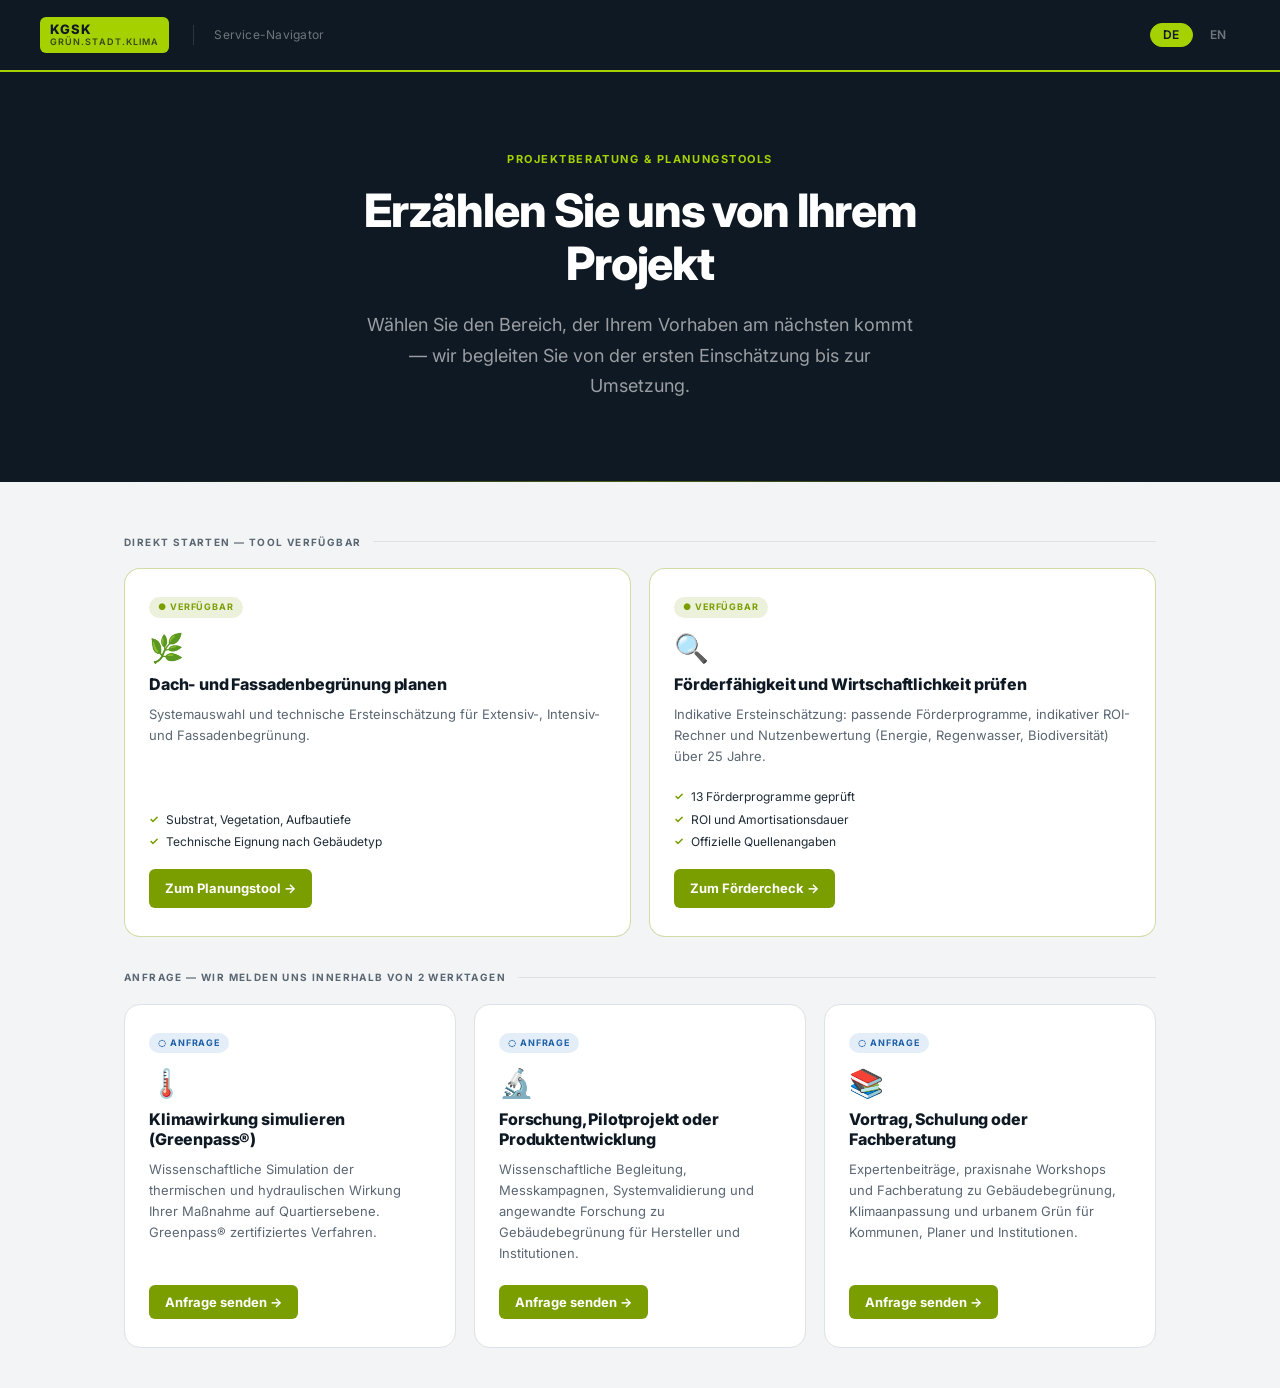
<file: index.html>
<!DOCTYPE html>
<html lang="de">
<head>
<meta charset="UTF-8">
<meta name="viewport" content="width=device-width, initial-scale=1.0">
<title>Service-Navigator — Küsters Grün.Stadt.Klima</title>
<meta name="description" content="KGSK Service-Navigator: Von der Systemauswahl über den Fördercheck bis zur Klimasimulation — der geführte Einstieg in Ihre Begrünungsmaßnahme.">
<link rel="preconnect" href="https://fonts.googleapis.com">
<link href="https://fonts.googleapis.com/css2?family=Inter:wght@300;400;500;600;700;800&display=swap" rel="stylesheet">
<style>
/* ── KGSK Design Tokens ─────────────────────────────────────── */
:root {
  --dark:       #0F1923;
  --lime:       #A6D100;
  --lime-dark:  #7A9E00;
  --lime-hover: #6A8A00;
  --lime-pale:  #F4FADC;
  --blue:       #1E5FA8;
  --blue-pale:  #E4EEF9;
  --text:       #1E2B36;
  --muted:      #5A6672;
  --bg:         #F2F4F5;
  --white:      #FFFFFF;
  --border:     #DCE2E6;
  --shadow-sm:  0 1px 4px rgba(0,0,0,0.07);
  --shadow:     0 4px 16px rgba(0,0,0,0.10);
  --shadow-lg:  0 8px 32px rgba(0,0,0,0.14);
  --r:          10px;
  --r-sm:       6px;
  --r-lg:       16px;
}

*, *::before, *::after { box-sizing: border-box; margin: 0; padding: 0; }

body {
  font-family: 'Inter', -apple-system, BlinkMacSystemFont, 'Segoe UI', sans-serif;
  background: var(--bg);
  color: var(--text);
  font-size: 16px;
  line-height: 1.65;
  -webkit-font-smoothing: antialiased;
}

a { color: var(--blue); text-decoration: underline; text-underline-offset: 2px; }
a:hover { color: var(--dark); }
button { font-family: inherit; cursor: pointer; border: none; background: none; }

/* ── Header ──────────────────────────────────────────── */
.site-header {
  background: var(--dark);
  position: sticky;
  top: 0;
  z-index: 100;
  height: 72px;
  padding: 0 40px;
  border-bottom: 2px solid var(--lime);
  display: flex;
  align-items: center;
  gap: 24px;
}

.logo-box {
  display: flex;
  flex-direction: column;
  background: var(--lime);
  padding: 5px 10px;
  border-radius: var(--r-sm);
  text-decoration: none;
  flex-shrink: 0;
  transition: background 0.15s ease;
}
.logo-box:hover { background: var(--lime-dark); }

.logo-name { font-size: 13px; font-weight: 800; color: var(--dark); letter-spacing: 0.08em; text-transform: uppercase; line-height: 1.2; }
.logo-sub  { font-size: 9px; font-weight: 600; color: var(--dark); letter-spacing: 0.12em; text-transform: uppercase; opacity: 0.75; line-height: 1.2; }

.header-tagline {
  font-size: 12px;
  color: rgba(255,255,255,0.4);
  letter-spacing: 0.02em;
  padding-left: 20px;
  border-left: 1px solid rgba(255,255,255,0.12);
  white-space: nowrap;
}

.header-spacer { flex: 1; }

.lang-toggle { display: flex; align-items: center; gap: 4px; }
.lang-btn {
  padding: 5px 12px;
  border-radius: 20px;
  font-size: 12px;
  font-weight: 600;
  letter-spacing: 0.05em;
  border: 1px solid transparent;
  color: rgba(255,255,255,0.4);
  background: transparent;
  transition: color 0.15s, background 0.15s;
  line-height: 1;
}
.lang-btn:hover { color: rgba(255,255,255,0.8); }
.lang-btn.active { background: var(--lime); color: var(--dark); border-color: var(--lime); }

/* ── Hero ─────────────────────────────────────────────── */
.pn-hero {
  background: var(--dark);
  padding: 72px 40px 80px;
  text-align: center;
  position: relative;
}
.pn-hero::after {
  content: '';
  position: absolute;
  bottom: 0; left: 10%; right: 10%;
  height: 1px;
  background: linear-gradient(90deg, transparent, rgba(166,209,0,0.4), transparent);
}

.pn-eyebrow {
  display: inline-block;
  font-size: 11px; font-weight: 700; letter-spacing: 0.14em;
  text-transform: uppercase; color: var(--lime);
  margin-bottom: 16px;
}

.pn-title {
  font-size: 46px; font-weight: 800; line-height: 1.15;
  color: var(--white); margin-bottom: 20px;
  letter-spacing: -0.025em;
  max-width: 680px; margin-left: auto; margin-right: auto;
}

.pn-sub {
  font-size: 18px;
  color: rgba(255,255,255,0.58);
  max-width: 560px;
  margin: 0 auto;
  line-height: 1.7;
}

/* ── Main grid ─────────────────────────────────────────── */
.pn-main {
  max-width: 1080px;
  margin: 0 auto;
  padding: 52px 24px 24px;
}

.pn-section-label {
  font-size: 10px; font-weight: 700; letter-spacing: 0.14em;
  text-transform: uppercase; color: var(--muted);
  margin-bottom: 18px;
  display: flex;
  align-items: center;
  gap: 12px;
}
.pn-section-label::after {
  content: '';
  flex: 1;
  height: 1px;
  background: var(--border);
}

.pn-live-row {
  display: grid;
  grid-template-columns: 1fr 1fr;
  gap: 18px;
  margin-bottom: 12px;
}

.pn-enquiry-row {
  display: grid;
  grid-template-columns: repeat(3, 1fr);
  gap: 18px;
  margin-bottom: 16px;
}

/* ── Path card ─────────────────────────────────────────── */
.path-card {
  background: var(--white);
  border: 1.5px solid var(--border);
  border-radius: var(--r-lg);
  padding: 28px 24px;
  display: flex;
  flex-direction: column;
  gap: 0;
  transition: border-color 0.18s ease, box-shadow 0.18s ease, transform 0.15s ease;
  text-align: left;
  position: relative;
}
.path-card:hover {
  border-color: var(--lime-dark);
  box-shadow: var(--shadow);
  transform: translateY(-2px);
}
.path-card.card-live { border-color: rgba(122,158,0,0.35); }
.path-card.card-live:hover { border-color: var(--lime-dark); }

.card-status {
  display: inline-flex;
  align-items: center;
  gap: 5px;
  font-size: 9px; font-weight: 700; letter-spacing: 0.1em;
  text-transform: uppercase;
  padding: 3px 9px; border-radius: 50px;
  margin-bottom: 16px;
  width: fit-content;
}
.status-live     { background: rgba(122,158,0,0.14); color: var(--lime-dark); }
.status-enquiry  { background: var(--blue-pale);     color: var(--blue); }

.card-icon { font-size: 28px; line-height: 1; margin-bottom: 12px; }

.card-title {
  font-size: 16px; font-weight: 800; color: var(--dark);
  line-height: 1.25; margin-bottom: 10px; letter-spacing: -0.01em;
}

.card-desc {
  font-size: 13px; color: var(--muted);
  line-height: 1.6; flex: 1; margin-bottom: 22px;
}

.card-feature-list {
  list-style: none;
  margin-bottom: 18px;
  display: flex;
  flex-direction: column;
  gap: 5px;
}
.card-feature-list li {
  font-size: 12px; color: var(--text);
  display: flex; align-items: flex-start; gap: 7px;
  line-height: 1.45;
}
.card-feature-list li::before {
  content: '✓';
  font-size: 11px; font-weight: 700;
  color: var(--lime-dark);
  flex-shrink: 0;
  margin-top: 1px;
}

.card-cta {
  display: inline-flex;
  align-items: center;
  gap: 6px;
  font-size: 13px; font-weight: 700;
  padding: 9px 16px;
  border-radius: var(--r-sm);
  text-decoration: none;
  transition: background 0.15s, color 0.15s, box-shadow 0.15s;
  width: fit-content;
  cursor: pointer;
  border: none;
  font-family: inherit;
}
.cta-primary {
  background: var(--lime-dark);
  color: var(--white);
}
.cta-primary:hover {
  background: var(--lime-hover);
  box-shadow: 0 2px 8px rgba(106,138,0,0.35);
  color: var(--white);
  text-decoration: none;
}
.cta-secondary {
  background: var(--lime-dark);
  color: var(--white);
}
.cta-secondary:hover {
  background: var(--lime-hover);
  box-shadow: 0 2px 8px rgba(106,138,0,0.35);
  color: var(--white);
  text-decoration: none;
}

/* ── Modal overlay ──────────────────────────────────────── */
.modal-overlay {
  position: absolute;
  left: 0;
  right: 0;
  top: 0;
  height: 100vh;
  background: rgba(15,25,35,0.72);
  backdrop-filter: blur(4px);
  -webkit-backdrop-filter: blur(4px);
  z-index: 200;
  display: flex;
  align-items: center;
  justify-content: center;
  padding: 20px;
  opacity: 0;
  pointer-events: none;
  transition: opacity 0.15s ease;
}
.modal-overlay.open {
  opacity: 1;
  pointer-events: all;
}

.modal-card {
  background: var(--white);
  border-radius: var(--r-lg);
  max-width: 520px;
  width: 100%;
  max-height: 90vh;
  overflow-y: auto;
  box-shadow: var(--shadow-lg);
}
.modal-overlay.open .modal-card { transform: none; }

.modal-header {
  padding: 22px 26px 18px;
  border-bottom: 1px solid var(--border);
  display: flex;
  align-items: flex-start;
  justify-content: space-between;
  gap: 12px;
  position: sticky;
  top: 0;
  background: var(--white);
  z-index: 1;
  border-radius: var(--r-lg) var(--r-lg) 0 0;
}
.modal-header-text { flex: 1; }

.modal-service-tag {
  display: inline-flex;
  align-items: center;
  gap: 6px;
  font-size: 10px; font-weight: 700; color: var(--blue);
  background: var(--blue-pale);
  padding: 3px 10px; border-radius: 50px;
  margin-bottom: 8px;
  text-transform: uppercase; letter-spacing: 0.08em;
}

.modal-title {
  font-size: 19px; font-weight: 800; color: var(--dark); line-height: 1.25;
}

.modal-close {
  width: 30px; height: 30px;
  border-radius: 50%;
  background: var(--bg);
  border: 1px solid var(--border);
  display: flex; align-items: center; justify-content: center;
  font-size: 14px; color: var(--muted);
  cursor: pointer; flex-shrink: 0;
  transition: background 0.15s;
}
.modal-close:hover { background: var(--border); color: var(--dark); }

.modal-body { padding: 22px 26px 28px; }

/* Enquiry form */
.form-group { margin-bottom: 14px; }
.form-label {
  display: block;
  font-size: 12px; font-weight: 600; color: var(--text);
  margin-bottom: 6px; letter-spacing: 0.02em;
}
.form-label .req { color: #C0392B; margin-left: 2px; }

.form-input,
.form-textarea {
  width: 100%;
  padding: 10px 14px;
  border: 1.5px solid var(--border);
  border-radius: var(--r-sm);
  font-family: inherit; font-size: 14px; color: var(--text);
  background: var(--white);
  transition: border-color 0.15s, box-shadow 0.15s;
}
.form-input:focus,
.form-textarea:focus {
  outline: none;
  border-color: var(--lime-dark);
  box-shadow: 0 0 0 3px rgba(122,158,0,0.14);
}
.form-textarea { resize: vertical; min-height: 88px; line-height: 1.55; }

.form-row {
  display: grid;
  grid-template-columns: 1fr 1fr;
  gap: 12px;
}

.consent-block {
  background: var(--bg);
  border: 1px solid var(--border);
  border-radius: var(--r-sm);
  padding: 12px 14px;
  margin-top: 4px;
}
.consent-check { display: flex; align-items: flex-start; gap: 10px; }
.consent-check input[type="checkbox"] { margin-top: 3px; accent-color: var(--lime-dark); flex-shrink: 0; }
.consent-check span { font-size: 12px; color: var(--muted); line-height: 1.5; }

.validation-msg {
  font-size: 12px; color: #C0392B;
  margin-top: 10px;
  display: none;
}
.validation-msg.visible { display: block; }

.btn-submit {
  width: 100%;
  padding: 13px 24px;
  background: var(--lime-dark); color: var(--white);
  border: none; border-radius: var(--r-sm);
  font-family: inherit; font-size: 15px; font-weight: 700;
  cursor: pointer; margin-top: 16px;
  transition: background 0.15s, box-shadow 0.15s;
}
.btn-submit:hover { background: var(--lime-hover); box-shadow: 0 2px 10px rgba(106,138,0,0.35); }
.btn-submit:disabled { background: var(--border); color: var(--muted); cursor: not-allowed; box-shadow: none; }

/* Success / error states */
.form-state-success,
.form-state-error {
  display: none;
  text-align: center;
  padding: 32px 16px;
}
.form-state-success.visible,
.form-state-error.visible { display: block; }

.state-icon { font-size: 44px; margin-bottom: 16px; }
.state-title { font-size: 19px; font-weight: 800; color: var(--dark); margin-bottom: 10px; }
.state-body { font-size: 14px; color: var(--muted); line-height: 1.6; margin-bottom: 20px; }

.btn-close-modal {
  padding: 10px 24px;
  background: var(--bg);
  border: 1.5px solid var(--border);
  border-radius: var(--r-sm);
  font-family: inherit; font-size: 14px; font-weight: 600; color: var(--text);
  cursor: pointer;
  transition: background 0.15s;
}
.btn-close-modal:hover { background: var(--border); }

.fallback-actions {
  display: flex;
  gap: 10px;
  flex-wrap: wrap;
  justify-content: center;
  margin-bottom: 16px;
}
.btn-fallback {
  display: inline-flex;
  align-items: center;
  gap: 6px;
  padding: 9px 16px;
  border-radius: var(--r-sm);
  font-size: 13px; font-weight: 600; font-family: inherit;
  cursor: pointer;
  text-decoration: none;
  border: 1.5px solid var(--border);
  background: var(--bg);
  color: var(--text);
  transition: background 0.15s, border-color 0.15s;
  white-space: nowrap;
}
.btn-fallback:hover { background: var(--border); color: var(--dark); text-decoration: none; }

/* ── Responsive ──────────────────────────────────────────── */
@media (max-width: 860px) {
  .pn-live-row    { grid-template-columns: 1fr; }
  .pn-enquiry-row { grid-template-columns: 1fr 1fr; }
  .pn-title       { font-size: 34px; }
}

@media (max-width: 560px) {
  .site-header   { padding: 0 20px; }
  .header-tagline { display: none; }
  .pn-hero       { padding: 48px 20px 60px; }
  .pn-main       { padding: 32px 16px 24px; }
  .pn-title      { font-size: 28px; }
  .pn-sub        { font-size: 16px; }
  .pn-enquiry-row { grid-template-columns: 1fr; }
  .form-row      { grid-template-columns: 1fr; }
}
</style>
</head>
<body>

<!-- ══ HEADER ════════════════════════════════════════════════ -->
<header class="site-header" role="banner">
  <a href="https://www.kgsk.de" class="logo-box" aria-label="KGSK Startseite">
    <div class="logo-name">KGSK</div>
    <div class="logo-sub">GRÜN.STADT.KLIMA</div>
  </a>
  <span class="header-tagline" id="hdr-tagline">Service-Navigator</span>
  <div class="header-spacer"></div>
  <div class="lang-toggle" role="group" aria-label="Sprache">
    <button class="lang-btn active" id="lang-de" data-lang="de" onclick="setHubLang('de')" aria-label="Deutsch">DE</button>
    <button class="lang-btn"        id="lang-en" data-lang="en" onclick="setHubLang('en')" aria-label="English">EN</button>
  </div>
</header>

<!-- ══ HERO ═══════════════════════════════════════════════════ -->
<section class="pn-hero" aria-labelledby="pn-hero-title">
  <p class="pn-eyebrow" id="pn-eyebrow"></p>
  <h1 class="pn-title" id="pn-hero-title"></h1>
  <p class="pn-sub"    id="pn-hero-sub"></p>
</section>

<!-- ══ MAIN ═══════════════════════════════════════════════════ -->
<main class="pn-main">
  <p class="pn-section-label" id="label-live"></p>
  <div class="pn-live-row" id="live-cards"></div>

  <p class="pn-section-label" id="label-enquiry" style="margin-top:32px;"></p>
  <div class="pn-enquiry-row" id="enquiry-cards"></div>
</main>

<!-- ══ ENQUIRY MODAL ═══════════════════════════════════════════ -->
<div class="modal-overlay" id="modal-overlay" role="dialog" aria-modal="true" aria-labelledby="modal-title">
  <div class="modal-card">
    <div class="modal-header">
      <div class="modal-header-text">
        <div class="modal-service-tag" id="modal-service-tag"></div>
        <h2 class="modal-title" id="modal-title"></h2>
      </div>
      <button class="modal-close" onclick="closeModal()" aria-label="Schließen">✕</button>
    </div>
    <div class="modal-body">

      <!-- Enquiry form -->
      <form class="enquiry-form" id="enquiry-form" onsubmit="return false;" novalidate>
        <div class="form-row">
          <div class="form-group">
            <label class="form-label" for="eq-name" id="lbl-name"></label>
            <input type="text"  class="form-input" id="eq-name"  autocomplete="name">
          </div>
          <div class="form-group">
            <label class="form-label" for="eq-email" id="lbl-email"></label>
            <input type="email" class="form-input" id="eq-email" autocomplete="email">
          </div>
        </div>
        <div class="form-row">
          <div class="form-group">
            <label class="form-label" for="eq-org" id="lbl-org"></label>
            <input type="text"  class="form-input" id="eq-org" autocomplete="organization">
          </div>
          <div class="form-group">
            <label class="form-label" for="eq-phone" id="lbl-phone"></label>
            <input type="tel"   class="form-input" id="eq-phone" autocomplete="tel">
          </div>
        </div>
        <div class="form-group">
          <label class="form-label" for="eq-message" id="lbl-message"></label>
          <textarea class="form-textarea" id="eq-message" rows="4"></textarea>
        </div>
        <div class="consent-block">
          <label class="consent-check">
            <input type="checkbox" id="eq-consent">
            <span id="lbl-consent"></span>
          </label>
        </div>
        <div class="validation-msg" id="eq-validation"></div>
        <button type="button" class="btn-submit" id="eq-submit" onclick="submitEnquiry()"></button>
      </form>

      <!-- Success state -->
      <div class="form-state-success" id="state-success">
        <div class="state-icon">✅</div>
        <h3 class="state-title" id="success-title"></h3>
        <p class="state-body"   id="success-body"></p>
        <button class="btn-close-modal" onclick="closeModal()" id="btn-success-close"></button>
      </div>

      <!-- Error / demo state -->
      <div class="form-state-error" id="state-error">
        <div class="state-icon" id="error-icon">⚠️</div>
        <h3 class="state-title" id="error-title"></h3>
        <p class="state-body"   id="error-body"></p>
        <div class="fallback-actions" id="fallback-actions" style="display:none;">
          <button class="btn-fallback btn-fallback-copy" id="btn-copy-enquiry" type="button" onclick="copyHubEnquiry()"></button>
          <a class="btn-fallback btn-fallback-mailto" id="btn-mailto-enquiry" href="#" target="_blank" rel="noopener noreferrer"></a>
        </div>
        <button class="btn-close-modal" onclick="closeModal()" id="btn-error-close"></button>
      </div>

    </div><!-- /modal-body -->
  </div><!-- /modal-card -->
</div><!-- /modal-overlay -->

<script src="kgsk-analytics.js"></script>
<script>
var KGSK_ENQUIRY_ENDPOINT = 'https://formspree.io/f/xjganwzw';

var hubLang = localStorage.getItem('kgsk_lang') || 'de';
var _activeService = null;

var S = {
  de: {
    hdr_tagline:     'Service-Navigator',
    eyebrow:         'Projektberatung & Planungstools',
    hero_title:      'Erzählen Sie uns von Ihrem Projekt',
    hero_sub:        'Wählen Sie den Bereich, der Ihrem Vorhaben am nächsten kommt — wir begleiten Sie von der ersten Einschätzung bis zur Umsetzung.',
    label_live:      'Direkt starten — Tool verfügbar',
    label_enquiry:   'Anfrage — wir melden uns innerhalb von 2 Werktagen',
    modal_form_title:'Projektanfrage senden',
    lbl_name:        'Name *',
    lbl_email:       'E-Mail *',
    lbl_org:         'Organisation',
    lbl_phone:       'Telefon',
    lbl_message:     'Kurzbeschreibung Ihres Projekts',
    lbl_consent:     'Ich stimme zu, dass KGSK meine Angaben zur Bearbeitung meiner Anfrage verwendet. Eine Weitergabe an Dritte erfolgt nicht.',
    btn_submit:      'Anfrage absenden',
    val_error:       'Bitte füllen Sie Name und E-Mail aus und stimmen Sie der Datenschutzerklärung zu.',
    success_title:   'Vielen Dank für Ihre Anfrage!',
    success_body:    'Wir melden uns innerhalb von 2 Werktagen bei Ihnen. Bei dringenden Rückfragen erreichen Sie uns direkt unter office@kgsk.de',
    success_close:   'Schließen',
    error_title:     'Technischer Fehler',
    error_body:      'Ihre Anfrage konnte nicht gesendet werden. Bitte schreiben Sie uns direkt an office@kgsk.de — wir antworten schnell.',
    error_close:     'Schließen',
    demo_title:      'Demo-Modus',
    demo_body:       'Kein Endpunkt konfiguriert. Bitte wenden Sie sich direkt an office@kgsk.de oder kopieren Sie Ihre Anfrage.',
    lbl_copy:        'Anfrage kopieren',
    lbl_mailto:      'E-Mail öffnen'
  },
  en: {
    hdr_tagline:     'Service Navigator',
    eyebrow:         'Project Consulting & Planning Tools',
    hero_title:      'Tell us about your project',
    hero_sub:        'Select the service area closest to your project — we guide you from first assessment through to implementation.',
    label_live:      'Start now — tool available',
    label_enquiry:   'Enquiry — we respond within 2 business days',
    modal_form_title:'Send project enquiry',
    lbl_name:        'Name *',
    lbl_email:       'Email *',
    lbl_org:         'Organisation',
    lbl_phone:       'Phone',
    lbl_message:     'Brief description of your project',
    lbl_consent:     'I agree that KGSK may use my details to process my enquiry. No data will be passed to third parties.',
    btn_submit:      'Send enquiry',
    val_error:       'Please enter your name and email, and accept the privacy policy.',
    success_title:   'Thank you for your enquiry!',
    success_body:    'We will get back to you within 2 business days. For urgent matters, contact us directly at office@kgsk.de',
    success_close:   'Close',
    error_title:     'Technical error',
    error_body:      'Your enquiry could not be sent. Please write to us directly at office@kgsk.de — we respond promptly.',
    error_close:     'Close',
    demo_title:      'Demo mode',
    demo_body:       'No endpoint configured. Please contact office@kgsk.de directly or copy your enquiry.',
    lbl_copy:        'Copy enquiry',
    lbl_mailto:      'Open email'
  }
};

function hs(key) {
  var d = S[hubLang];
  return (d && d[key]) ? d[key] : (S['de'][key] || key);
}

var SERVICES = [
  {
    id:       'plan',
    live:     true,
    url:      'kgsk-tools.html?tab=roi',
    icon:     '🌿',
    title_de: 'Dach- und Fassadenbegrünung planen',
    title_en: 'Plan roof or facade greening',
    desc_de:  'Systemauswahl und technische Ersteinschätzung für Extensiv-, Intensiv- und Fassadenbegrünung.',
    desc_en:  'System selection and technical first assessment for green roofs and facades.',
    features_de: ['Substrat, Vegetation, Aufbautiefe', 'Technische Eignung nach Gebäudetyp'],
    features_en: ['Substrate, vegetation, build-up depth', 'Technical suitability by building type'],
    cta_de:   'Zum Planungstool',
    cta_en:   'Open planning tool'
  },
  {
    id:       'foerdercheck',
    live:     true,
    url:      'kgsk-tools.html',
    icon:     '🔍',
    title_de: 'Förderfähigkeit und Wirtschaftlichkeit prüfen',
    title_en: 'Check funding eligibility and economics',
    desc_de:  'Indikative Ersteinschätzung: passende Förderprogramme, indikativer ROI-Rechner und Nutzenbewertung (Energie, Regenwasser, Biodiversität) über 25 Jahre.',
    desc_en:  'Indicative first assessment: matching funding programmes, indicative ROI calculator and benefit analysis (energy, stormwater, biodiversity) over 25 years.',
    features_de: ['13 Förderprogramme geprüft', 'ROI und Amortisationsdauer', 'Offizielle Quellenangaben'],
    features_en: ['13 funding programmes checked', 'ROI and payback period', 'Official source references'],
    cta_de:   'Zum Fördercheck',
    cta_en:   'Open funding check'
  },
  {
    id:       'greenpass',
    live:     false,
    icon:     '🌡️',
    title_de: 'Klimawirkung simulieren (Greenpass®)',
    title_en: 'Simulate climate impact (Greenpass®)',
    desc_de:  'Wissenschaftliche Simulation der thermischen und hydraulischen Wirkung Ihrer Maßnahme auf Quartiersebene. Greenpass® zertifiziertes Verfahren.',
    desc_en:  'Scientific simulation of thermal and hydraulic effects of your measure at district level. Greenpass® certified methodology.',
    cta_de:   'Anfrage senden',
    cta_en:   'Send enquiry',
    enquiry_context_de: 'Klimawirkungs-Simulation (Greenpass®)',
    enquiry_context_en: 'Climate impact simulation (Greenpass®)'
  },
  {
    id:       'research',
    live:     false,
    icon:     '🔬',
    title_de: 'Forschung, Pilotprojekt oder Produktentwicklung',
    title_en: 'Research, pilot project or product development',
    desc_de:  'Wissenschaftliche Begleitung, Messkampagnen, Systemvalidierung und angewandte Forschung zu Gebäudebegrünung für Hersteller und Institutionen.',
    desc_en:  'Scientific support, measurement campaigns, system validation and applied research on building greening for manufacturers and institutions.',
    cta_de:   'Anfrage senden',
    cta_en:   'Send enquiry',
    enquiry_context_de: 'Forschung / Pilotprojekt / Produktentwicklung',
    enquiry_context_en: 'Research / pilot project / product development'
  },
  {
    id:       'training',
    live:     false,
    icon:     '📚',
    title_de: 'Vortrag, Schulung oder Fachberatung',
    title_en: 'Talk, training or technical consulting',
    desc_de:  'Expertenbeiträge, praxisnahe Workshops und Fachberatung zu Gebäudebegrünung, Klimaanpassung und urbanem Grün für Kommunen, Planer und Institutionen.',
    desc_en:  'Expert talks, hands-on workshops and technical consulting on building greening, climate adaptation and urban green infrastructure.',
    cta_de:   'Anfrage senden',
    cta_en:   'Send enquiry',
    enquiry_context_de: 'Vortrag / Schulung / Fachberatung',
    enquiry_context_en: 'Talk / training / technical consulting'
  }
];

function buildCard(svc) {
  var title    = hubLang === 'de' ? svc.title_de : svc.title_en;
  var desc     = hubLang === 'de' ? svc.desc_de  : svc.desc_en;
  var cta      = hubLang === 'de' ? svc.cta_de   : svc.cta_en;
  var features = svc.live ? (hubLang === 'de' ? svc.features_de : svc.features_en) : null;
  var statusClass = svc.live ? 'status-live' : 'status-enquiry';
  var statusText  = svc.live
    ? (hubLang === 'de' ? '● Verfügbar' : '● Available')
    : (hubLang === 'de' ? '◌ Anfrage'   : '◌ Enquiry');
  var ctaEl = '';
  if (svc.live) {
    ctaEl = '<a href="' + svc.url + '" class="card-cta cta-primary"' +
      ' onclick="trackCardClick(\'' + svc.id + '\',\'' + svc.url + '\')">' +
      cta + ' →</a>';
  } else {
    ctaEl = '<button class="card-cta cta-secondary" onclick="openEnquiry(\'' + svc.id + '\')">' +
      cta + ' →</button>';
  }
  var featureHtml = '';
  if (features && features.length) {
    featureHtml = '<ul class="card-feature-list">';
    for (var i = 0; i < features.length; i++) {
      featureHtml += '<li>' + features[i] + '</li>';
    }
    featureHtml += '</ul>';
  }
  return '<div class="path-card' + (svc.live ? ' card-live' : '') + '">' +
    '<span class="card-status ' + statusClass + '">' + statusText + '</span>' +
    '<div class="card-icon" aria-hidden="true">' + svc.icon + '</div>' +
    '<h3 class="card-title">' + title + '</h3>' +
    '<p class="card-desc">' + desc + '</p>' +
    featureHtml + ctaEl + '</div>';
}

function renderCards() {
  var liveEl    = document.getElementById('live-cards');
  var enquiryEl = document.getElementById('enquiry-cards');
  if (!liveEl || !enquiryEl) return;
  var liveHtml = '', enquiryHtml = '';
  for (var i = 0; i < SERVICES.length; i++) {
    if (SERVICES[i].live) { liveHtml += buildCard(SERVICES[i]); }
    else { enquiryHtml += buildCard(SERVICES[i]); }
  }
  liveEl.innerHTML    = liveHtml;
  enquiryEl.innerHTML = enquiryHtml;
}

function renderStrings() {
  var ids = {
    'pn-eyebrow':    'eyebrow',
    'pn-hero-title': 'hero_title',
    'pn-hero-sub':   'hero_sub',
    'label-live':    'label_live',
    'label-enquiry': 'label_enquiry'
  };
  for (var id in ids) {
    if (!Object.prototype.hasOwnProperty.call(ids, id)) continue;
    var el = document.getElementById(id);
    if (el) el.textContent = hs(ids[id]);
  }
}

function updateLangButtons() {
  var btns = document.querySelectorAll('.lang-btn');
  for (var i = 0; i < btns.length; i++) {
    var isActive = btns[i].getAttribute('data-lang') === hubLang;
    btns[i].className = 'lang-btn' + (isActive ? ' active' : '');
  }
}

function setHubLang(lang) {
  var prev = hubLang;
  hubLang = lang;
  localStorage.setItem('kgsk_lang', lang);
  document.documentElement.lang = lang;
  if (window.KGSK_ANALYTICS) { KGSK_ANALYTICS.langSwitch(prev, lang); }
  updateLangButtons();
  renderStrings();
  renderCards();
  renderModalStrings();
}

function openEnquiry(serviceId) {
  _activeService = null;
  for (var i = 0; i < SERVICES.length; i++) {
    if (SERVICES[i].id === serviceId) { _activeService = SERVICES[i]; break; }
  }
  if (!_activeService) return;
  resetModal();
  renderModalStrings();
  var serviceTag = hubLang === 'de'
    ? (_activeService.enquiry_context_de || _activeService.title_de)
    : (_activeService.enquiry_context_en || _activeService.title_en);
  var tagEl = document.getElementById('modal-service-tag');
  if (tagEl) tagEl.textContent = _activeService.icon + '  ' + serviceTag;
  window.parent.postMessage({ type: 'kgsk_get_viewport' }, '*');
  document.getElementById('modal-overlay').classList.add('open');
  document.body.style.overflow = 'hidden';
  if (window.KGSK_ANALYTICS) { KGSK_ANALYTICS.ctaClick('enquiry_open', serviceId); }
}

function closeModal() {
  document.getElementById('modal-overlay').classList.remove('open');
  document.body.style.overflow = '';
}

function resetModal() {
  var form = document.getElementById('enquiry-form');
  if (form) { form.style.display = ''; form.reset(); }
  var valMsg = document.getElementById('eq-validation');
  if (valMsg) { valMsg.className = 'validation-msg'; valMsg.textContent = ''; }
  var s = document.getElementById('state-success');
  var e = document.getElementById('state-error');
  if (s) s.className = 'form-state-success';
  if (e) e.className = 'form-state-error';
  var submitBtn = document.getElementById('eq-submit');
  if (submitBtn) { submitBtn.disabled = false; }
}

function renderModalStrings() {
  var fields = {
    'modal-title':      'modal_form_title',
    'lbl-name':         'lbl_name',
    'lbl-email':        'lbl_email',
    'lbl-org':          'lbl_org',
    'lbl-phone':        'lbl_phone',
    'lbl-message':      'lbl_message',
    'lbl-consent':      'lbl_consent',
    'eq-submit':        'btn_submit',
    'success-title':    'success_title',
    'success-body':     'success_body',
    'btn-success-close':'success_close',
    'error-title':      'error_title',
    'error-body':       'error_body',
    'btn-error-close':  'error_close'
  };
  for (var id in fields) {
    if (!Object.prototype.hasOwnProperty.call(fields, id)) continue;
    var el = document.getElementById(id);
    if (el) el.textContent = hs(fields[id]);
  }
}

var _lastEnquiryPayload = null;

function submitEnquiry() {
  var name    = (document.getElementById('eq-name')    || {}).value || '';
  var email   = (document.getElementById('eq-email')   || {}).value || '';
  var org     = (document.getElementById('eq-org')     || {}).value || '';
  var phone   = (document.getElementById('eq-phone')   || {}).value || '';
  var message = (document.getElementById('eq-message') || {}).value || '';
  var consent = (document.getElementById('eq-consent') || {}).checked || false;
  var valMsg  = document.getElementById('eq-validation');
  if (!name.trim() || !email.trim() || !consent) {
    if (valMsg) { valMsg.textContent = hs('val_error'); valMsg.className = 'validation-msg visible'; }
    return;
  }
  if (valMsg) { valMsg.className = 'validation-msg'; }
  var submitBtn = document.getElementById('eq-submit');
  if (submitBtn) { submitBtn.disabled = true; submitBtn.textContent = hubLang === 'de' ? 'Senden…' : 'Sending…'; }
  var serviceLabel = _activeService
    ? (hubLang === 'de' ? (_activeService.enquiry_context_de || _activeService.title_de) : (_activeService.enquiry_context_en || _activeService.title_en))
    : '';
  var payload = {
    source_type:   'hub_enquiry',
    service:       _activeService ? _activeService.id : '',
    service_label: serviceLabel,
    name:          name.trim(),
    email:         email.trim(),
    organisation:  org.trim(),
    phone:         phone.trim(),
    message:       message.trim(),
    lang:          hubLang,
    consent:       consent,
    ts:            new Date().toISOString(),
    page_url:      window.location.href
  };
  _lastEnquiryPayload = payload;
  if (window.KGSK_ANALYTICS) { KGSK_ANALYTICS.enquiryPrepared(_activeService ? _activeService.id : ''); }
  if (KGSK_ENQUIRY_ENDPOINT) {
    if (window.KGSK_ANALYTICS) { KGSK_ANALYTICS.directSendAttempt('hub_enquiry'); }
    fetch(KGSK_ENQUIRY_ENDPOINT, {
      method: 'POST',
      headers: { 'Content-Type': 'application/json', 'Accept': 'application/json' },
      body: JSON.stringify(payload)
    })
    .then(function(r) {
      if (r.ok) {
        if (window.KGSK_ANALYTICS) {
          KGSK_ANALYTICS.leadSubmit('enquiry', 0, _activeService ? _activeService.id : '');
          KGSK_ANALYTICS.directSendSuccess('hub_enquiry');
        }
        showFormState('success');
      } else {
        if (window.KGSK_ANALYTICS) { KGSK_ANALYTICS.directSendFailure('hub_enquiry', 'http_' + r.status); }
        showFormState('error');
      }
    })
    .catch(function() {
      if (window.KGSK_ANALYTICS) { KGSK_ANALYTICS.directSendFailure('hub_enquiry', 'network_error'); }
      showFormState('error');
    });
  } else {
    showFormState('demo');
  }
}

function buildHubMailtoHref(payload) {
  var isDE    = hubLang === 'de';
  var subject = encodeURIComponent(
    isDE ? ('KGSK Projektanfrage: ' + (payload.service_label || payload.service || ''))
         : ('KGSK Project Enquiry: ' + (payload.service_label || payload.service || ''))
  );
  var lines = [
    'Service: '      + (payload.service_label || payload.service || ''),
    'Name: '         + payload.name,
    'E-Mail: '       + payload.email,
    'Organisation: ' + (payload.organisation || ''),
    'Telefon: '      + (payload.phone || ''),
    '',
    isDE ? 'Nachricht:' : 'Message:',
    payload.message || '',
    '',
    (isDE ? 'Zeitpunkt: ' : 'Timestamp: ') + payload.ts
  ];
  return 'mailto:office@kgsk.de?subject=' + subject + '&body=' + encodeURIComponent(lines.join('\n'));
}

function copyHubEnquiry() {
  if (!_lastEnquiryPayload) return;
  var isDE = hubLang === 'de';
  var lines = [
    'Service: '      + (_lastEnquiryPayload.service_label || _lastEnquiryPayload.service || ''),
    'Name: '         + _lastEnquiryPayload.name,
    'E-Mail: '       + _lastEnquiryPayload.email,
    'Organisation: ' + (_lastEnquiryPayload.organisation || ''),
    'Telefon: '      + (_lastEnquiryPayload.phone || ''),
    '',
    isDE ? 'Nachricht:' : 'Message:',
    _lastEnquiryPayload.message || '',
    '',
    (isDE ? 'Zeitpunkt: ' : 'Timestamp: ') + _lastEnquiryPayload.ts
  ].join('\n');
  var btn = document.getElementById('btn-copy-enquiry');
  if (navigator.clipboard && navigator.clipboard.writeText) {
    navigator.clipboard.writeText(lines).then(function() {
      if (btn) btn.textContent = isDE ? '\u2713 Kopiert' : '\u2713 Copied';
      if (window.KGSK_ANALYTICS) { KGSK_ANALYTICS.summaryCopy('hub_enquiry'); }
    });
  } else {
    var ta = document.createElement('textarea');
    ta.value = lines;
    ta.style.cssText = 'position:fixed;left:-9999px;top:0;';
    document.body.appendChild(ta);
    ta.select();
    try { document.execCommand('copy'); } catch (ex) {}
    document.body.removeChild(ta);
    if (btn) btn.textContent = isDE ? '\u2713 Kopiert' : '\u2713 Copied';
    if (window.KGSK_ANALYTICS) { KGSK_ANALYTICS.summaryCopy('hub_enquiry'); }
  }
}

function showFormState(state) {
  var form    = document.getElementById('enquiry-form');
  var stateOk = document.getElementById('state-success');
  var stateEr = document.getElementById('state-error');
  var fa      = document.getElementById('fallback-actions');
  if (form) form.style.display = 'none';
  if (state === 'success') {
    if (stateOk) stateOk.className = 'form-state-success visible';
    return;
  }
  if (stateEr) stateEr.className = 'form-state-error visible';
  var iconEl  = document.getElementById('error-icon');
  var titleEl = document.getElementById('error-title');
  var bodyEl  = document.getElementById('error-body');
  if (state === 'demo') {
    if (iconEl)  iconEl.textContent  = 'i\uFE0F';
    if (titleEl) titleEl.textContent = hs('demo_title');
    if (bodyEl)  bodyEl.textContent  = hs('demo_body');
  }
  if (fa && _lastEnquiryPayload) {
    fa.style.display = 'flex';
    var copyBtn   = document.getElementById('btn-copy-enquiry');
    var mailtoBtn = document.getElementById('btn-mailto-enquiry');
    if (copyBtn)   copyBtn.textContent  = hs('lbl_copy');
    if (mailtoBtn) {
      mailtoBtn.textContent = hs('lbl_mailto');
      mailtoBtn.href = buildHubMailtoHref(_lastEnquiryPayload);
      mailtoBtn.onclick = function() {
        if (window.KGSK_ANALYTICS) { KGSK_ANALYTICS.officialContactClick('hub_' + state); }
      };
    }
  }
}

function trackCardClick(serviceId, url) {
  if (window.KGSK_ANALYTICS) { KGSK_ANALYTICS.ctaClick('live_card_' + serviceId, url); }
}

document.addEventListener('click', function(e) {
  var overlay = document.getElementById('modal-overlay');
  if (e.target === overlay) { closeModal(); }
});

document.addEventListener('keydown', function(e) {
  if ((e.key === 'Escape' || e.keyCode === 27) && document.getElementById('modal-overlay').classList.contains('open')) {
    closeModal();
  }
});

document.addEventListener('DOMContentLoaded', function() {
  updateLangButtons();
  renderStrings();
  renderCards();
  renderModalStrings();
  if (window.KGSK_ANALYTICS) { KGSK_ANALYTICS.toolStart(hubLang); }
});
</script>

<!-- iframe height bridge -->
<script>
(function() {
  if (window.self === window.top) return;
  var _lastH      = 0;
  var _modalOpen  = false;
  var MODAL_BOOST = 520;

  function postHeight() {
    var base = Math.max(document.body.scrollHeight, document.documentElement.scrollHeight);
    var h    = _modalOpen ? Math.max(base, base + MODAL_BOOST) : base;
    if (h === _lastH) return;
    _lastH = h;
    window.parent.postMessage({ type: 'kgsk_resize', height: h }, '*');
  }

  window.addEventListener('load', postHeight);
  window.addEventListener('resize', postHeight);
  if (window.MutationObserver) {
    new MutationObserver(postHeight).observe(document.body, { childList: true, subtree: true, attributes: true });
  }
  setInterval(postHeight, 800);

  window.addEventListener('message', function(e) {
    if (!e.data || e.data.type !== 'kgsk_viewport_offset') return;
    var overlay = document.getElementById('modal-overlay');
    if (!overlay) return;
    overlay.style.top    = e.data.top + 'px';
    overlay.style.height = e.data.height + 'px';
  });

  var _origOpen  = window.openModal;
  var _origClose = window.closeModal;
  if (typeof _origOpen === 'function') {
    window.openModal = function() {
      _origOpen.apply(this, arguments);
      _modalOpen = true;
      postHeight();
    };
  }
  if (typeof _origClose === 'function') {
    window.closeModal = function() {
      _modalOpen = false;
      _origClose.apply(this, arguments);
      postHeight();
    };
  }
})();
</script>

</body>
</html>
</file>
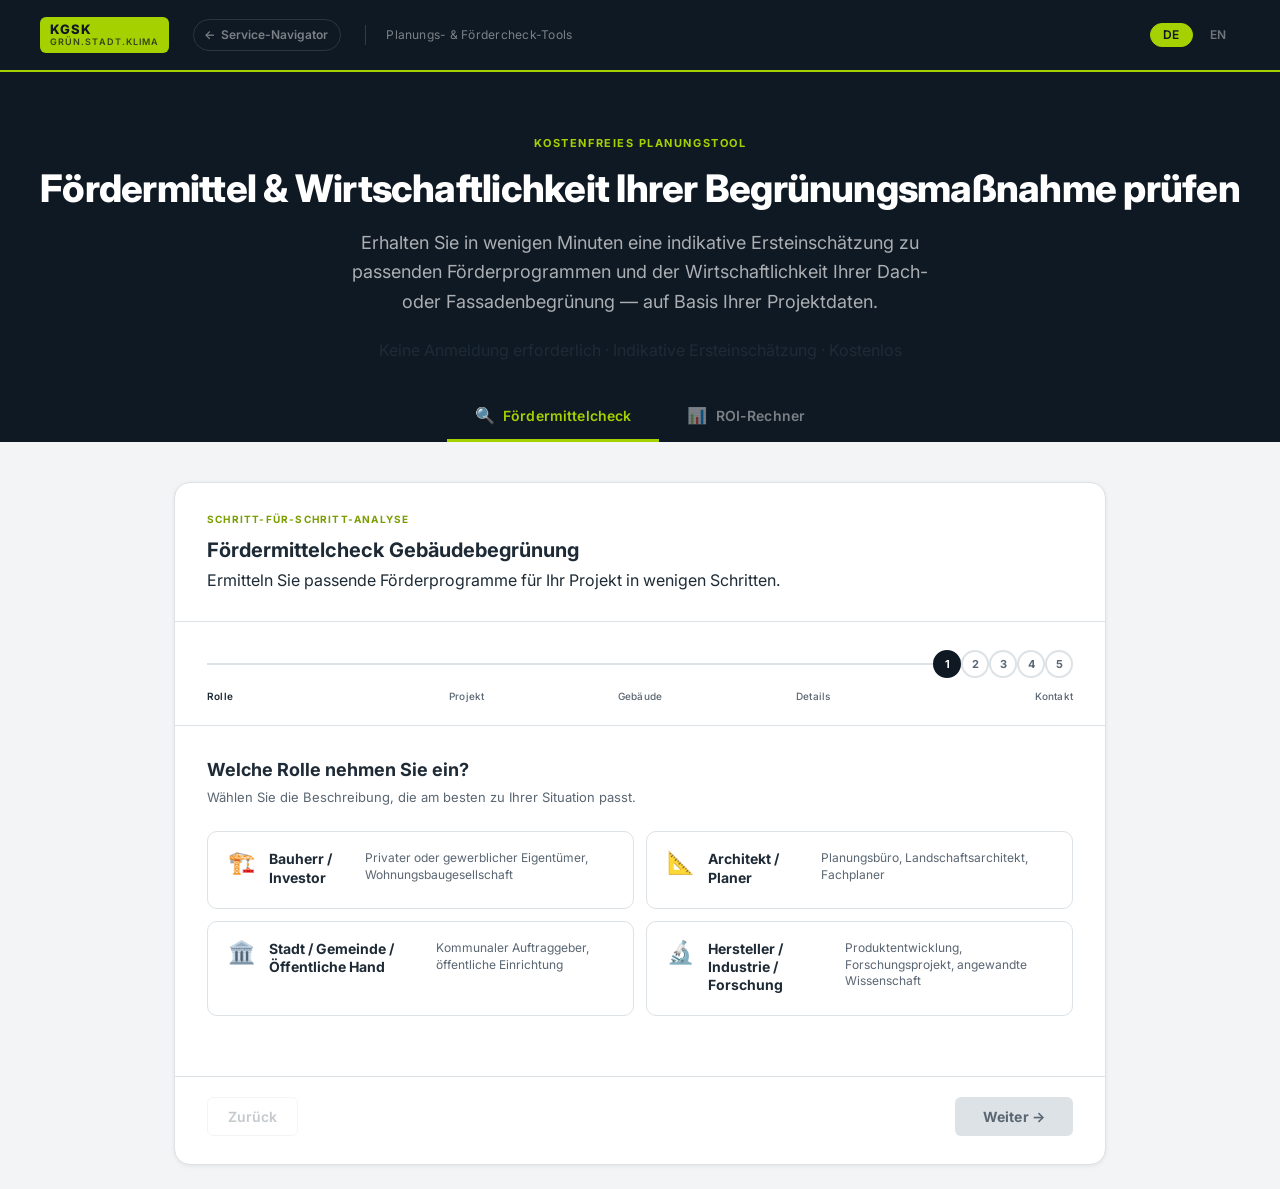
<file: kgsk-tools.html>
<!DOCTYPE html>
<html lang="de">
<head>
<meta charset="UTF-8">
<meta name="viewport" content="width=device-width, initial-scale=1.0">
<title>Planungs-Tools — Küsters Grün.Stadt.Klima</title>
<meta name="description" content="Indikative Ersteinschätzung zu Fördermitteln und Wirtschaftlichkeit für Dach- und Fassadenbegrünungen — Küsters Grün.Stadt.Klima">
<link rel="preconnect" href="https://fonts.googleapis.com">
<link href="https://fonts.googleapis.com/css2?family=Inter:wght@300;400;500;600;700;800&display=swap" rel="stylesheet">
<link rel="stylesheet" href="styles.css">
</head>
<body>

<!-- ══════════════════════════════════════════
     HEADER
══════════════════════════════════════════ -->
<header class="site-header" role="banner">
  <a href="./projekt-navigator.html" class="logo-box" style="text-decoration:none;" aria-label="Zurück zum Service-Navigator">
    <div class="logo-name">KGSK</div>
    <div class="logo-sub">GRÜN.STADT.KLIMA</div>
  </a>
  <a href="./projekt-navigator.html" class="header-back-link" aria-label="Zum Service-Navigator">
    <span aria-hidden="true">←</span>
    <span data-i18n="nav_back_hub">Service-Navigator</span>
  </a>
  <span class="header-tagline" data-i18n="site_tagline">Planungs- &amp; Fördercheck-Tools</span>
  <div class="header-spacer"></div>
  <div class="lang-toggle" role="group" aria-label="Language selection">
    <button class="lang-btn active" id="lang-de" data-lang="de" onclick="KGSK_APP.setLang('de')" aria-label="Deutsch">DE</button>
    <button class="lang-btn" id="lang-en" data-lang="en" onclick="KGSK_APP.setLang('en')" aria-label="English">EN</button>
  </div>
</header>

<!-- ══════════════════════════════════════════
     HERO
══════════════════════════════════════════ -->
<section class="hero" aria-labelledby="hero-title">
  <div class="hero-eyebrow" data-i18n="hero_eyebrow">Kostenfreies Planungstool</div>
  <h1 id="hero-title" data-i18n="hero_title">Fördermittel &amp; Wirtschaftlichkeit Ihrer Begrünungsmaßnahme prüfen</h1>
  <p data-i18n="hero_subtitle">Erhalten Sie in wenigen Minuten eine indikative Ersteinschätzung zu passenden Förderprogrammen und der Wirtschaftlichkeit Ihrer Dach- oder Fassadenbegrünung.</p>
  <div class="hero-badge" data-i18n="hero_badge">Keine Anmeldung erforderlich · Indikative Ersteinschätzung · Kostenlos</div>

  <!-- Tab bar sits at bottom of hero -->
  <nav class="tab-bar" role="tablist" aria-label="Tools">
    <button class="tab-btn active" id="tab-fordermittelcheck" data-tab="fordermittelcheck" role="tab" aria-selected="true" aria-controls="panel-fordermittelcheck" onclick="KGSK_APP.switchTab('fordermittelcheck')">
      <span class="tab-icon" aria-hidden="true">🔍</span>
      <span data-i18n="tab_fmc">Fördermittelcheck</span>
    </button>
    <button class="tab-btn" id="tab-roi" data-tab="roi" role="tab" aria-selected="false" aria-controls="panel-roi" onclick="KGSK_APP.switchTab('roi')">
      <span class="tab-icon" aria-hidden="true">📊</span>
      <span data-i18n="tab_roi">ROI-Rechner</span>
    </button>
  </nav>
</section>

<!-- ══════════════════════════════════════════
     MAIN CONTENT
══════════════════════════════════════════ -->
<main class="main-wrap">

  <!-- ─────────────────────────────────────
       TOOL: FÖRDERMITTELCHECK
  ───────────────────────────────────────── -->
  <div class="tool-panel active" id="panel-fordermittelcheck" data-panel="fordermittelcheck" role="tabpanel" aria-labelledby="tab-fordermittelcheck">
    <div class="card">

      <!-- Card header -->
      <div class="card-header">
        <div class="eyebrow-sm" data-i18n="fmc_eyebrow">Schritt-für-Schritt-Analyse</div>
        <h2 data-i18n="fmc_title">Fördermittelcheck Gebäudebegrünung</h2>
        <p data-i18n="fmc_subtitle">Ermitteln Sie passende Förderprogramme für Ihr Projekt in wenigen Schritten.</p>
      </div>

      <!-- Progress stepper -->
      <div class="progress-wrap" id="fmc-progress" aria-label="Fortschritt">
        <div class="progress-steps" id="progress-dots">
          <div class="progress-line" id="fmc-progress-line" style="width:0%"></div>
          <div class="step-dot active" id="dot-0">1</div>
          <div class="step-dot" id="dot-1">2</div>
          <div class="step-dot" id="dot-2">3</div>
          <div class="step-dot" id="dot-3">4</div>
          <div class="step-dot" id="dot-4">5</div>
        </div>
        <div class="progress-labels">
          <span class="step-label active" id="lbl-0" data-i18n="step_label_1">Rolle</span>
          <span class="step-label" id="lbl-1" data-i18n="step_label_2">Projekt</span>
          <span class="step-label" id="lbl-2" data-i18n="step_label_3">Gebäude</span>
          <span class="step-label" id="lbl-3" data-i18n="step_label_4">Details</span>
          <span class="step-label" id="lbl-4" data-i18n="step_label_5">Kontakt</span>
        </div>
      </div>

      <!-- ── STEP 0: Actor ── -->
      <div class="fmc-step active" id="fmc-step-0" data-step="0" role="group" aria-labelledby="q-actor">
        <h3 class="step-q" id="q-actor" data-i18n="q_actor">Welche Rolle nehmen Sie ein?</h3>
        <p class="step-hint" data-i18n="q_actor_hint">Wählen Sie die Beschreibung, die am besten zu Ihrer Situation passt.</p>
        <div class="option-grid">
          <button class="option-card" data-key="actor" data-val="bauherr" onclick="KGSK_APP.selectOption('actor','bauherr')" type="button" aria-pressed="false">
            <div class="opt-icon" aria-hidden="true">🏗️</div>
            <div class="opt-title" data-i18n="actor_bauherr">Bauherr / Investor</div>
            <div class="opt-desc" data-i18n="actor_bauherr_desc">Privater oder gewerblicher Eigentümer, Wohnungsbaugesellschaft</div>
          </button>
          <button class="option-card" data-key="actor" data-val="architekt" onclick="KGSK_APP.selectOption('actor','architekt')" type="button" aria-pressed="false">
            <div class="opt-icon" aria-hidden="true">📐</div>
            <div class="opt-title" data-i18n="actor_architekt">Architekt / Planer</div>
            <div class="opt-desc" data-i18n="actor_architekt_desc">Planungsbüro, Landschaftsarchitekt, Fachplaner</div>
          </button>
          <button class="option-card" data-key="actor" data-val="kommune" onclick="KGSK_APP.selectOption('actor','kommune')" type="button" aria-pressed="false">
            <div class="opt-icon" aria-hidden="true">🏛️</div>
            <div class="opt-title" data-i18n="actor_kommune">Stadt / Gemeinde / Öffentliche Hand</div>
            <div class="opt-desc" data-i18n="actor_kommune_desc">Kommunaler Auftraggeber, öffentliche Einrichtung</div>
          </button>
          <button class="option-card" data-key="actor" data-val="hersteller" onclick="KGSK_APP.selectOption('actor','hersteller')" type="button" aria-pressed="false">
            <div class="opt-icon" aria-hidden="true">🔬</div>
            <div class="opt-title" data-i18n="actor_hersteller">Hersteller / Industrie / Forschung</div>
            <div class="opt-desc" data-i18n="actor_hersteller_desc">Produktentwicklung, Forschungsprojekt, angewandte Wissenschaft</div>
          </button>
        </div>
      </div>

      <!-- ── STEP 1: Project type ── -->
      <div class="fmc-step" id="fmc-step-1" data-step="1" role="group" aria-labelledby="q-project">
        <h3 class="step-q" id="q-project" data-i18n="q_project">Art der geplanten Begrünung?</h3>
        <p class="step-hint" data-i18n="q_project_hint">Wählen Sie die Maßnahme, die Ihrem Vorhaben am nächsten kommt.</p>
        <div class="option-grid">
          <button class="option-card" data-key="project" data-val="dach" onclick="KGSK_APP.selectOption('project','dach')" type="button" aria-pressed="false">
            <div class="opt-icon" aria-hidden="true">🌿</div>
            <div class="opt-title" data-i18n="proj_dach">Dachbegrünung</div>
            <div class="opt-desc" data-i18n="proj_dach_desc">Extensiv- oder Intensivbegrünung auf Flach- oder Schrägdach</div>
          </button>
          <button class="option-card" data-key="project" data-val="fassade" onclick="KGSK_APP.selectOption('project','fassade')" type="button" aria-pressed="false">
            <div class="opt-icon" aria-hidden="true">🌱</div>
            <div class="opt-title" data-i18n="proj_fassade">Fassadenbegrünung</div>
            <div class="opt-desc" data-i18n="proj_fassade_desc">Kletterpflanzen oder bodengebundene Fassadensysteme</div>
          </button>
          <button class="option-card" data-key="project" data-val="kombiniert" onclick="KGSK_APP.selectOption('project','kombiniert')" type="button" aria-pressed="false">
            <div class="opt-icon" aria-hidden="true">🏢</div>
            <div class="opt-title" data-i18n="proj_kombiniert">Dach + Fassade</div>
            <div class="opt-desc" data-i18n="proj_kombiniert_desc">Kombinierte Maßnahme für maximale Wirkung</div>
          </button>
          <button class="option-card" data-key="project" data-val="regenwasser" onclick="KGSK_APP.selectOption('project','regenwasser')" type="button" aria-pressed="false">
            <div class="opt-icon" aria-hidden="true">💧</div>
            <div class="opt-title" data-i18n="proj_regenwasser">Regenwassermanagement</div>
            <div class="opt-desc" data-i18n="proj_regenwasser_desc">Zisternen, Rigolen, Mulden, Versickerungsflächen</div>
          </button>
        </div>
      </div>

      <!-- ── STEP 2: Building type ── -->
      <div class="fmc-step" id="fmc-step-2" data-step="2" role="group" aria-labelledby="q-building">
        <h3 class="step-q" id="q-building" data-i18n="q_building">Art des Gebäudes?</h3>
        <p class="step-hint" data-i18n="q_building_hint">Der Gebäudetyp beeinflusst die Förderfähigkeit erheblich.</p>
        <div class="option-grid">
          <button class="option-card" data-key="building" data-val="neubau" onclick="KGSK_APP.selectOption('building','neubau')" type="button" aria-pressed="false">
            <div class="opt-icon" aria-hidden="true">🏗️</div>
            <div class="opt-title" data-i18n="build_neubau">Neubau</div>
            <div class="opt-desc" data-i18n="build_neubau_desc">Noch im Bau oder in Planung</div>
          </button>
          <button class="option-card" data-key="building" data-val="bestand" onclick="KGSK_APP.selectOption('building','bestand')" type="button" aria-pressed="false">
            <div class="opt-icon" aria-hidden="true">🏠</div>
            <div class="opt-title" data-i18n="build_bestand">Bestandsgebäude</div>
            <div class="opt-desc" data-i18n="build_bestand_desc">Sanierung oder Nachrüstung eines bestehenden Gebäudes</div>
          </button>
          <button class="option-card" data-key="building" data-val="oeffentlich" onclick="KGSK_APP.selectOption('building','oeffentlich')" type="button" aria-pressed="false">
            <div class="opt-icon" aria-hidden="true">🏛️</div>
            <div class="opt-title" data-i18n="build_oeffentlich">Öffentliches Gebäude</div>
            <div class="opt-desc" data-i18n="build_oeffentlich_desc">Schule, Verwaltung, Infrastruktur</div>
          </button>
          <button class="option-card" data-key="building" data-val="sozial" onclick="KGSK_APP.selectOption('building','sozial')" type="button" aria-pressed="false">
            <div class="opt-icon" aria-hidden="true">🏥</div>
            <div class="opt-title" data-i18n="build_sozial">Soziale Einrichtung</div>
            <div class="opt-desc" data-i18n="build_sozial_desc">Kindergarten, Pflegeeinrichtung, Gemeinschaftseinrichtung</div>
          </button>
        </div>
      </div>

      <!-- ── STEP 3: Details ── (populated by renderDetailsStep()) -->
      <div class="fmc-step" id="fmc-step-3" data-step="3" role="group" aria-labelledby="q-details">
        <!-- Populated dynamically by renderDetailsStep() in app.js -->
      </div>

      <!-- ── STEP 4: Lead capture ── (populated by renderLeadStep()) -->
      <div class="fmc-step" id="fmc-step-4" data-step="4" role="group" aria-labelledby="q-lead">
        <!-- Populated dynamically by renderLeadStep() in app.js -->
      </div>

      <!-- Step navigation -->
      <div class="step-nav" id="fmc-nav" role="navigation" aria-label="Schrittnavigation">
        <button class="btn-back" id="fmc-back" onclick="KGSK_APP.fmcBack()" disabled type="button">
          <span data-i18n="btn_back">Zurück</span>
        </button>
        <button class="btn-next" id="fmc-next" onclick="KGSK_APP.fmcNext()" disabled type="button">
          <span data-i18n="btn_next">Weiter</span>
          <span aria-hidden="true">→</span>
        </button>
      </div>

    </div><!-- /card -->

    <!-- Results wrapper (hidden until lead submitted) -->
    <div id="fmc-results-wrapper" style="display:none; margin-top: 32px;">
      <div id="fmc-results"></div>
    </div>

  </div><!-- /panel-fordermittelcheck -->


  <!-- ─────────────────────────────────────
       TOOL: ROI-RECHNER
  ───────────────────────────────────────── -->
  <div class="tool-panel" id="panel-roi" data-panel="roi" role="tabpanel" aria-labelledby="tab-roi">

    <div class="roi-intro">
      <div class="eyebrow-sm" data-i18n="roi_eyebrow">Wirtschaftlichkeitsanalyse</div>
      <h2 data-i18n="roi_title">ROI-Rechner Gebäudebegrünung</h2>
      <p data-i18n="roi_subtitle">Berechnen Sie Investitionskosten, Förderpotenzial und wirtschaftliche Effekte über einen 25-Jahres-Zeitraum.</p>
    </div>

    <div class="roi-layout">

      <!-- Inputs panel -->
      <div class="roi-inputs" role="form" aria-label="Eingabeparameter">
        <div class="panel-label" data-i18n="roi_inputs_label">Eingaben</div>

        <!-- Area -->
        <div class="roi-field">
          <label for="roi-area">
            <span data-i18n="roi_area_label">Begrünungsfläche</span>
            <span class="val" id="roi-area-val">300 m²</span>
          </label>
          <input type="range" id="roi-area" min="50" max="5000" step="50" value="300" aria-valuemin="50" aria-valuemax="5000" aria-valuenow="300">
          <div class="range-ends"><span>50 m²</span><span>5.000 m²</span></div>
        </div>

        <!-- Quality -->
        <div class="roi-field">
          <label for="roi-quality">
            <span data-i18n="roi_quality_label">Ausstattungsqualität</span>
            <span class="val" id="roi-quality-val">Standard</span>
          </label>
          <input type="range" id="roi-quality" min="1" max="3" step="1" value="2" aria-valuemin="1" aria-valuemax="3" aria-valuenow="2">
          <div class="range-ends"><span data-i18n="roi_quality_min">Einfach</span><span data-i18n="roi_quality_max">Premium</span></div>
        </div>

        <!-- Type selector -->
        <div class="type-group">
          <div class="type-group-label" data-i18n="roi_type_label">Begrünungsart</div>
          <div class="type-options" role="radiogroup" aria-label="Begrünungsart">
            <button class="type-btn active" id="type-extensiv" onclick="KGSK_APP.setROIType('extensiv')" type="button" role="radio" aria-checked="true">
              <span class="t-icon" aria-hidden="true">🌿</span>
              <span>
                <div class="t-name" data-i18n="type_extensiv">Extensivbegrünung</div>
                <div class="t-sub" data-i18n="type_extensiv_sub">Sedum, Moos, Kräuter</div>
              </span>
              <span class="t-price">40–85 €/m²</span>
            </button>
            <button class="type-btn" id="type-intensiv" onclick="KGSK_APP.setROIType('intensiv')" type="button" role="radio" aria-checked="false">
              <span class="t-icon" aria-hidden="true">🌳</span>
              <span>
                <div class="t-name" data-i18n="type_intensiv">Intensivbegrünung</div>
                <div class="t-sub" data-i18n="type_intensiv_sub">Stauden, Sträucher, Bäume</div>
              </span>
              <span class="t-price">120–320 €/m²</span>
            </button>
            <button class="type-btn" id="type-fassade" onclick="KGSK_APP.setROIType('fassade')" type="button" role="radio" aria-checked="false">
              <span class="t-icon" aria-hidden="true">🌱</span>
              <span>
                <div class="t-name" data-i18n="type_fassade">Fassadenbegrünung</div>
                <div class="t-sub" data-i18n="type_fassade_sub">Kletterpflanzen, Systeme</div>
              </span>
              <span class="t-price">80–210 €/m²</span>
            </button>
            <button class="type-btn" id="type-regenwasser" onclick="KGSK_APP.setROIType('regenwasser')" type="button" role="radio" aria-checked="false">
              <span class="t-icon" aria-hidden="true">💧</span>
              <span>
                <div class="t-name" data-i18n="type_regenwasser">Regenwassermanagement</div>
                <div class="t-sub" data-i18n="type_regenwasser_sub">Zisterne, Rigole, Mulde <span class="water-tag">Wassergebühr</span></div>
              </span>
              <span class="t-price">50–140 €/m²</span>
            </button>
          </div>
        </div>

        <!-- Bundesland -->
        <div class="land-field roi-field">
          <label class="field-label" for="roi-land" data-i18n="roi_land_label">Bundesland</label>
          <select id="roi-land" class="fmc-select" onchange="KGSK_APP.setROILand(this.value)" aria-label="Bundesland auswählen">
            <option value="nrw">Nordrhein-Westfalen</option>
            <option value="bay">Bayern</option>
            <option value="baw">Baden-Württemberg</option>
            <option value="ber">Berlin</option>
            <option value="bra">Brandenburg</option>
            <option value="bre">Bremen</option>
            <option value="ham">Hamburg</option>
            <option value="hes">Hessen</option>
            <option value="mvo">Mecklenburg-Vorpommern</option>
            <option value="nie">Niedersachsen</option>
            <option value="rhe">Rheinland-Pfalz</option>
            <option value="saa">Saarland</option>
            <option value="sac">Sachsen</option>
            <option value="sat">Sachsen-Anhalt</option>
            <option value="sch">Schleswig-Holstein</option>
            <option value="thu">Thüringen</option>
          </select>
        </div>

        <!-- Context -->
        <div class="roi-field">
          <label class="field-label" for="roi-context" data-i18n="roi_context_label">Standortkontext</label>
          <select id="roi-context" class="fmc-select" onchange="KGSK_APP.setROIContext(this.value)">
            <option value="elevated" data-i18n-opt="ctx_elevated">Erhöht / Dachebene</option>
            <option value="street_level" data-i18n-opt="ctx_street">Straßenniveau / Erdgeschoss</option>
            <option value="courtyard" data-i18n-opt="ctx_courtyard">Innenhof / rückwärtig</option>
          </select>
        </div>

        <!-- Substrate depth (for biodiversity) -->
        <div class="roi-field" id="roi-substrate-wrap">
          <label class="field-label" data-i18n="roi_substrate_label">Substrattiefe</label>
          <div class="size-btn-group" id="roi-substrate-btns">
            <button class="size-btn active" data-val="shallow" onclick="KGSK_APP.setROISubstrate('shallow')" data-i18n="substrate_shallow">Flach (&lt;8 cm)</button>
            <button class="size-btn" data-val="medium" onclick="KGSK_APP.setROISubstrate('medium')" data-i18n="substrate_medium">Mittel (8–25 cm)</button>
            <button class="size-btn" data-val="deep" onclick="KGSK_APP.setROISubstrate('deep')" data-i18n="substrate_deep">Tief (&gt;25 cm)</button>
          </div>
        </div>

        <!-- Vegetation diversity -->
        <div class="roi-field">
          <label class="field-label" data-i18n="roi_vegdiv_label">Artenvielfalt</label>
          <div class="size-btn-group">
            <button class="size-btn" data-val="mono" onclick="KGSK_APP.setROIVegDiv('mono')" data-i18n="vegdiv_mono">Monokultur</button>
            <button class="size-btn active" data-val="mixed" onclick="KGSK_APP.setROIVegDiv('mixed')" data-i18n="vegdiv_mixed">Gemischt</button>
            <button class="size-btn" data-val="diverse" onclick="KGSK_APP.setROIVegDiv('diverse')" data-i18n="vegdiv_diverse">Artenreich</button>
          </div>
        </div>

        <!-- Building use -->
        <div class="roi-field">
          <label class="field-label" for="roi-building-use" data-i18n="roi_building_use_label">Nutzung</label>
          <select id="roi-building-use" class="fmc-select" onchange="KGSK_APP.setROIBuildingUse(this.value)">
            <option value="commercial" data-i18n="use_commercial">Gewerblich</option>
            <option value="residential" data-i18n="use_residential">Wohngebäude</option>
            <option value="public" data-i18n="use_public">Öffentlich</option>
            <option value="industrial" data-i18n="use_industrial">Industrie</option>
          </select>
        </div>

      </div><!-- /roi-inputs -->

      <!-- Results panel -->
      <div class="roi-results" aria-live="polite" aria-label="Berechnungsergebnisse">
        <div class="panel-label" data-i18n="roi_results_label">Ergebnisse</div>

        <!-- Primary metrics (investment/cost) -->
        <div class="result-primary" role="region" aria-label="Hauptkennzahlen">
          <div class="rp-block">
            <div class="rp-label" data-i18n="roi_total_cost">Investitionskosten (gesamt)</div>
            <div class="rp-value" id="roi-total-cost">—</div>
            <div class="rp-note" data-i18n="roi_cost_note">inkl. Planung &amp; Material</div>
          </div>
          <div class="rp-block">
            <div class="rp-label" data-i18n="roi_net_cost">Nettokosten nach Förderung</div>
            <div class="rp-value green" id="roi-net-cost">—</div>
            <div class="rp-note" data-i18n="roi_net_note">nach indikativer Förderquote</div>
          </div>
        </div>

        <!-- Monetized benefits section -->
        <div class="benefits-section" id="roi-benefits-section">

          <!-- Section heading -->
          <div class="benefits-section-heading">
            <span data-i18n="benefits_heading">Nutzenübersicht (25-Jahres-Betrachtung)</span>
          </div>

          <!-- Cash benefits: energy + stormwater -->
          <div class="benefit-category">
            <div class="benefit-cat-label">
              <span class="benefit-cat-icon">💶</span>
              <span data-i18n="benefit_cat_cash">Laufende Einsparungen</span>
              <span class="confidence-badge confidence-medium" data-i18n="conf_medium">Mittlere Konfidenz</span>
            </div>
            <div class="benefit-cards-row">
              <div class="benefit-card" id="ben-energy">
                <div class="bc-icon">⚡</div>
                <div class="bc-label" data-i18n="roi_energy_saving">Energieeinsparung</div>
                <div class="bc-value" id="ben-energy-val">—</div>
                <div class="bc-range" id="ben-energy-range">—</div>
                <div class="bc-period" data-i18n="over_25y">über 25 Jahre</div>
              </div>
              <div class="benefit-card" id="ben-stormwater">
                <div class="bc-icon">🌧️</div>
                <div class="bc-label" data-i18n="roi_rain_saving">Regenwasser-Einsparung</div>
                <div class="bc-value" id="ben-storm-val">—</div>
                <div class="bc-range" id="ben-storm-range">—</div>
                <div class="bc-period" data-i18n="over_25y">über 25 Jahre</div>
              </div>
            </div>
          </div>

          <!-- Deferred-cost benefit: roof lifespan -->
          <div class="benefit-category" id="ben-roof-wrap">
            <div class="benefit-cat-label">
              <span class="benefit-cat-icon">🏗️</span>
              <span data-i18n="benefit_cat_deferred">Verschobene Kosten</span>
              <span class="confidence-badge confidence-high" data-i18n="conf_high">Hohe Konfidenz</span>
            </div>
            <div class="benefit-cards-row">
              <div class="benefit-card benefit-card-wide" id="ben-roof">
                <div class="bc-icon">🏛️</div>
                <div class="bc-label" data-i18n="roof_lifespan_label">Dachlebensdauer-Verlängerung</div>
                <div class="bc-value" id="ben-roof-val">—</div>
                <div class="bc-range" id="ben-roof-range">—</div>
                <div class="bc-period" data-i18n="ben_roof_note">Verschobene Dacherneuerung (1 Zyklus)</div>
                <div class="bc-assumption" id="ben-roof-assumption">—</div>
              </div>
            </div>
          </div>

          <!-- Locked detail nudge -->
          <div class="locked-nudge" id="roi-locked-nudge"></div>

          <!-- Payback bar -->
          <div class="payback-section">
            <div class="payback-header">
              <span class="pb-label" data-i18n="roi_payback">Amortisationsdauer</span>
              <span class="pb-value" id="roi-payback-val">—</span>
            </div>
            <div class="pb-track" id="roi-payback-bar-wrap">
              <div class="pb-fill good" id="roi-payback-bar" style="width:0%"></div>
            </div>
            <div class="pb-scale">
              <span>0</span><span>5</span><span>10</span><span>15</span><span>20</span>
              <span data-i18n="roi_payback_25">25 J.</span>
            </div>
          </div>

          <!-- Co-benefits (scored) -->
          <div class="benefit-category cobenefit-category">
            <div class="benefit-cat-label">
              <span class="benefit-cat-icon">🌿</span>
              <span data-i18n="benefit_cat_co">Co-Benefits (indikativ)</span>
              <span class="confidence-badge confidence-lower" data-i18n="conf_lower">Proxy-Bewertung</span>
            </div>
            <p class="section-note" id="roi-strategic-note"></p>
            <div class="cobenefit-cards">
              <!-- Biodiversity -->
              <div class="cobenefit-card" id="cob-biodiversity">
                <div class="cob-icon">🦋</div>
                <div class="cob-label" data-i18n="cob_biodiversity">Biodiversität</div>
                <div class="cob-score-wrap">
                  <div class="cob-bar-track">
                    <div class="cob-bar-fill cob-bar-bio" id="cob-bio-bar" style="width:0%"></div>
                  </div>
                  <div class="cob-score" id="cob-bio-score">—</div>
                </div>
                <div class="cob-label-val" id="cob-bio-label">—</div>
              </div>
              <!-- Air quality -->
              <div class="cobenefit-card" id="cob-airquality">
                <div class="cob-icon">💨</div>
                <div class="cob-label" data-i18n="cob_airquality">Luftqualität</div>
                <div class="cob-score-wrap">
                  <div class="cob-bar-track">
                    <div class="cob-bar-fill cob-bar-air" id="cob-air-bar" style="width:0%"></div>
                  </div>
                  <div class="cob-score" id="cob-air-score">—</div>
                </div>
                <div class="cob-label-val" id="cob-air-label">—</div>
              </div>
              <!-- Aesthetics -->
              <div class="cobenefit-card" id="cob-aesthetics">
                <div class="cob-icon">✨</div>
                <div class="cob-label" data-i18n="cob_aesthetics">Ästhetik / Aufenthaltsqualität</div>
                <div class="cob-score-wrap">
                  <div class="cob-bar-track">
                    <div class="cob-bar-fill cob-bar-aes" id="cob-aes-bar" style="width:0%"></div>
                  </div>
                  <div class="cob-score" id="cob-aes-score">—</div>
                </div>
                <div class="cob-label-val" id="cob-aes-label">—</div>
              </div>
            </div>
          </div>

        </div><!-- /benefits-section -->

        <!-- Recommended next step -->
        <div class="next-step-banner" id="roi-next-step">
          <div class="nsb-icon">→</div>
          <div class="nsb-content">
            <div class="nsb-label" data-i18n="next_step_label">Empfohlener nächster Schritt</div>
            <div class="nsb-action" id="nsb-action-text">—</div>
            <div class="nsb-service" id="nsb-service-text">—</div>
          </div>
          <a href="https://kgsk.de/kontakt" class="btn-cta-sm" target="_blank" rel="noopener noreferrer" data-i18n="cta_btn_primary" onclick="window.KGSK_ANALYTICS && KGSK_ANALYTICS.ctaClick('roi_next_step','kgsk.de/kontakt')">Anfragen</a>
        </div>

        <!-- Methodology toggle -->
        <div class="methodology-panel">
          <button class="methodology-toggle" onclick="KGSK_APP.toggleMethodology()" type="button">
            <span data-i18n="methodology_toggle">Methodikhinweise anzeigen</span>
            <span class="toggle-arrow" id="method-arrow">▼</span>
          </button>
          <div class="methodology-content" id="methodology-content" style="display:none">
            <div id="methodology-text"><!-- populated by JS --></div>
          </div>
        </div>

        <!-- ROI disclaimer -->
        <p class="disclaimer-sm" data-i18n="roi_disclaimer">Alle Werte sind Richtwerte auf Basis typischer Marktdaten.</p>

      </div><!-- /roi-results -->
    </div><!-- /roi-layout -->

    <!-- ROI CTA -->
    <div class="fmc-cta" style="margin-top:32px;">
      <div class="fmc-cta-text">
        <h4 data-i18n="roi_cta_title">Genaue Wirtschaftlichkeitsberechnung gewünscht?</h4>
        <p data-i18n="roi_cta_desc">Unser Team erstellt Ihnen eine individuelle Wirtschaftlichkeitsanalyse auf Basis Ihrer konkreten Projektdaten.</p>
      </div>
      <a href="https://kgsk.de/kontakt" class="btn-cta" target="_blank" rel="noopener noreferrer" data-i18n="cta_btn_primary" onclick="window.KGSK_ANALYTICS && KGSK_ANALYTICS.ctaClick('roi_bottom_cta','kgsk.de/kontakt')">Kostenloses Erstgespräch anfragen</a>
    </div>

  </div><!-- /panel-roi -->

</main>

<!-- ══════════════════════════════════════════
     SCRIPTS (order matters)
══════════════════════════════════════════ -->
<script src="i18n.js"></script>
<script src="funding-data.js"></script>
<script src="scoring.js"></script>
<script src="benefit-model.js"></script>
<script src="kgsk-analytics.js"></script>
<script src="app.js"></script>

<!-- iframe height bridge — reports content height to parent via postMessage -->
<script>
(function() {
  if (window.self === window.top) return;
  var _lastH = 0;
  function postHeight() {
    var h = Math.max(document.body.scrollHeight, document.documentElement.scrollHeight);
    if (h === _lastH) return;
    _lastH = h;
    window.parent.postMessage({ type: 'kgsk_resize', height: h }, '*');
  }
  window.addEventListener('load', postHeight);
  window.addEventListener('resize', postHeight);
  if (window.MutationObserver) {
    new MutationObserver(postHeight).observe(document.body, { childList: true, subtree: true, attributes: true });
  }
  setInterval(postHeight, 800);
})();
</script>

</body>
</html>
</file>
<file: styles.css>
/* ============================================================
   KGSK Bilingual Lead Funnel Tool — styles.css v2.0
   Design system: dark / lime / blue / white
   ============================================================ */

/* 1. Design tokens
   ============================================================ */
:root {
  --dark:        #0F1923;
  --lime:        #A6D100;
  --lime-dark:   #7A9E00;
  --lime-hover:  #6A8A00;
  --lime-pale:   #F4FADC;
  --blue:        #1E5FA8;
  --blue-pale:   #E4EEF9;
  --text:        #1E2B36;
  --muted:       #5A6672;
  --bg:          #F2F4F5;
  --white:       #FFFFFF;
  --border:      #DCE2E6;
  --shadow-sm:   0 1px 4px rgba(0,0,0,0.07);
  --shadow:      0 4px 16px rgba(0,0,0,0.10);
  --shadow-lg:   0 8px 32px rgba(0,0,0,0.12);
  --r:           10px;
  --r-sm:        6px;
  --r-lg:        16px;
  --gray-light:  #F7F8F9;
  --gray-mid:    #E5E7EB;
}

/* 2. Reset and base
   ============================================================ */
*, *::before, *::after {
  box-sizing: border-box;
  margin: 0;
  padding: 0;
}

body {
  font-family: 'Inter', -apple-system, BlinkMacSystemFont, 'Segoe UI', sans-serif;
  background: var(--bg);
  color: var(--text);
  font-size: 16px;
  line-height: 1.65;
  -webkit-font-smoothing: antialiased;
  -moz-osx-font-smoothing: grayscale;
}

a {
  color: var(--blue);
  text-decoration: underline;
  text-underline-offset: 2px;
}

a:hover {
  color: var(--dark);
}

button {
  font-family: inherit;
  cursor: pointer;
  border: none;
  background: none;
}

/* 3. Site header
   ============================================================ */
.site-header {
  background: var(--dark);
  position: sticky;
  top: 0;
  z-index: 100;
  height: 72px;
  padding: 0 40px;
  border-bottom: 2px solid var(--lime);
  display: flex;
  align-items: center;
  gap: 24px;
}

.header-left {
  display: flex;
  align-items: center;
  gap: 20px;
  flex: 1;
}

.header-divider {
  width: 1px;
  height: 28px;
  background: rgba(255,255,255,0.15);
  flex-shrink: 0;
}

.header-spacer {
  flex: 1;
}

/* 4. Logo block
   ============================================================ */
.logo-box {
  display: flex;
  flex-direction: column;
  background: var(--lime);
  padding: 5px 10px;
  border-radius: var(--r-sm);
  flex-shrink: 0;
}

.logo-name {
  font-size: 13px;
  font-weight: 800;
  color: var(--dark);
  letter-spacing: 0.08em;
  text-transform: uppercase;
  line-height: 1.2;
}

.logo-sub {
  font-size: 9px;
  font-weight: 600;
  color: var(--dark);
  letter-spacing: 0.12em;
  text-transform: uppercase;
  opacity: 0.75;
  line-height: 1.2;
}

/* 5. Language toggle
   ============================================================ */
.lang-toggle {
  display: flex;
  align-items: center;
  gap: 4px;
  flex-shrink: 0;
}

.lang-btn {
  padding: 5px 12px;
  border-radius: 20px;
  font-size: 12px;
  font-weight: 600;
  letter-spacing: 0.05em;
  cursor: pointer;
  border: 1px solid transparent;
  color: rgba(255,255,255,0.4);
  background: transparent;
  transition: color 0.15s ease, background 0.15s ease;
  line-height: 1;
}

.lang-btn:hover {
  color: rgba(255,255,255,0.8);
}

.lang-btn.active {
  background: var(--lime);
  color: var(--dark);
  border-color: var(--lime);
}

/* 6a. Header back-link to Service-Navigator
   ============================================================ */
.header-back-link {
  display: flex;
  align-items: center;
  gap: 6px;
  font-size: 12px;
  font-weight: 600;
  color: rgba(255,255,255,0.45);
  text-decoration: none;
  padding: 5px 12px 5px 10px;
  border: 1px solid rgba(255,255,255,0.12);
  border-radius: 20px;
  transition: color 0.15s, border-color 0.15s, background 0.15s;
  white-space: nowrap;
  flex-shrink: 0;
}
.header-back-link:hover {
  color: var(--lime);
  border-color: rgba(166,209,0,0.35);
  background: rgba(166,209,0,0.07);
  text-decoration: none;
}

@media (max-width: 480px) {
  .header-back-link { display: none; }
}

/* 6. Header tagline
   ============================================================ */
.header-tagline {
  font-size: 12px;
  color: rgba(255,255,255,0.45);
  letter-spacing: 0.02em;
  padding-left: 20px;
  border-left: 1px solid rgba(255,255,255,0.15);
  white-space: nowrap;
}

/* 7. Hero section
   ============================================================ */
.hero {
  background: var(--dark);
  padding: 56px 40px 0;
  text-align: center;
}

.hero-eyebrow {
  display: inline-block;
  font-size: 11px;
  font-weight: 700;
  letter-spacing: 0.14em;
  text-transform: uppercase;
  color: var(--lime);
  margin-bottom: 14px;
}

.hero h1 {
  font-size: 38px;
  font-weight: 800;
  line-height: 1.2;
  color: var(--white);
  margin-bottom: 16px;
  letter-spacing: -0.02em;
}

.hero p {
  font-size: 18px;
  color: rgba(255,255,255,0.65);
  max-width: 600px;
  margin: 0 auto 20px;
}

.hero-badge {
  display: inline-flex;
  align-items: center;
  gap: 0;
  margin: 0 auto 28px;
}

.hero-badge span {
  font-size: 11px;
  font-weight: 500;
  color: rgba(255,255,255,0.45);
  padding: 0 10px;
  letter-spacing: 0.03em;
}

.hero-badge span:not(:last-child)::after {
  content: '\B7';
  margin-left: 10px;
  color: rgba(255,255,255,0.25);
}

/* 8. Tab bar
   ============================================================ */
.tab-bar {
  background: var(--dark);
  display: flex;
  justify-content: center;
  gap: 0;
  padding: 0 40px;
}

.tab-btn {
  display: flex;
  align-items: center;
  gap: 8px;
  padding: 14px 28px;
  font-size: 14px;
  font-weight: 600;
  color: rgba(255,255,255,0.45);
  background: transparent;
  border: none;
  border-bottom: 3px solid transparent;
  cursor: pointer;
  transition: color 0.15s ease, border-color 0.15s ease;
  letter-spacing: 0.01em;
  white-space: nowrap;
}

.tab-btn:hover {
  color: rgba(255,255,255,0.75);
}

.tab-btn.active {
  color: var(--lime);
  border-bottom-color: var(--lime);
}

.tab-btn .tab-icon {
  font-size: 16px;
}

/* 9. Main content wrapper
   ============================================================ */
.main-wrap {
  max-width: 980px;
  margin: 0 auto;
  padding: 40px 24px 24px;
}

/* 10. Tool panel
    ============================================================ */
.tool-panel {
  display: none;
}

.tool-panel.active {
  display: block;
}

/* 11. Card
    ============================================================ */
.card {
  background: var(--white);
  border: 1px solid var(--border);
  border-radius: var(--r-lg);
  box-shadow: var(--shadow-sm);
  overflow: hidden;
}

.card-header {
  padding: 28px 32px;
  border-bottom: 1px solid var(--border);
}

.card-header h2 {
  font-size: 20px;
  font-weight: 700;
  color: var(--text);
  margin-top: 6px;
}

.card-body {
  padding: 32px;
}

/* 12. Eyebrow
    ============================================================ */
.eyebrow-sm {
  display: block;
  font-size: 10px;
  font-weight: 700;
  letter-spacing: 0.12em;
  text-transform: uppercase;
  color: var(--lime-dark);
  margin-bottom: 4px;
}

/* 13. Progress stepper
    ============================================================ */
.progress-wrap {
  padding: 28px 32px 20px;
  border-bottom: 1px solid var(--border);
  background: var(--white);
}

.progress-steps {
  display: flex;
  align-items: center;
  gap: 0;
  position: relative;
  margin-bottom: 10px;
}

.step-dot {
  width: 28px;
  height: 28px;
  border-radius: 50%;
  border: 2px solid var(--border);
  background: var(--white);
  display: flex;
  align-items: center;
  justify-content: center;
  font-size: 11px;
  font-weight: 700;
  color: var(--muted);
  z-index: 2;
  flex-shrink: 0;
  transition: background 0.2s ease, border-color 0.2s ease, color 0.2s ease;
}

.step-dot.done {
  background: var(--lime-dark);
  border-color: var(--lime-dark);
  color: var(--white);
}

.step-dot.active {
  background: var(--dark);
  border-color: var(--dark);
  color: var(--white);
}

.progress-line {
  flex: 1;
  height: 2px;
  background: var(--border);
  position: relative;
  z-index: 1;
}

.progress-line-fill {
  height: 100%;
  background: var(--lime-dark);
  transition: width 0.35s ease;
}

.progress-labels {
  display: flex;
  align-items: flex-start;
  margin-top: 8px;
}

.step-label {
  font-size: 10px;
  color: var(--muted);
  font-weight: 500;
  letter-spacing: 0.02em;
  flex: 1;
  text-align: center;
  transition: color 0.2s ease;
}

.step-label:first-child {
  text-align: left;
}

.step-label:last-child {
  text-align: right;
}

.step-label.active {
  color: var(--text);
  font-weight: 600;
}

/* 14. Step content
    ============================================================ */
.fmc-step {
  display: none;
  padding: 32px;
}

.fmc-step.active {
  display: block;
}

.step-q {
  font-size: 18px;
  font-weight: 700;
  color: var(--text);
  margin-bottom: 6px;
  line-height: 1.35;
}

.step-hint {
  font-size: 13px;
  color: var(--muted);
  margin-bottom: 24px;
  line-height: 1.5;
}

/* 15. Option cards
    ============================================================ */
.option-grid {
  display: grid;
  grid-template-columns: 1fr 1fr;
  gap: 12px;
  margin-bottom: 28px;
}

.option-card {
  border: 1.5px solid var(--border);
  border-radius: var(--r);
  padding: 18px 20px;
  cursor: pointer;
  background: var(--white);
  transition: border-color 0.15s ease, background 0.15s ease, box-shadow 0.15s ease;
  display: flex;
  align-items: flex-start;
  gap: 14px;
  text-align: left;
}

.option-card:hover {
  background: var(--lime-pale);
  border-color: var(--lime-dark);
}

.option-card.selected {
  border-color: var(--lime-dark);
  background: var(--lime-pale);
  box-shadow: 0 0 0 3px rgba(122,158,0,0.15);
}

.opt-icon {
  font-size: 22px;
  line-height: 1;
  flex-shrink: 0;
  margin-top: 1px;
}

.opt-title {
  font-size: 14px;
  font-weight: 700;
  color: var(--text);
  line-height: 1.3;
  margin-bottom: 3px;
}

.opt-desc {
  font-size: 12px;
  color: var(--muted);
  line-height: 1.4;
}

/* 16. Step 4 details
    ============================================================ */
.two-col {
  display: grid;
  grid-template-columns: 1fr 1fr;
  gap: 20px;
  margin-bottom: 24px;
}

.field-label {
  display: block;
  font-size: 12px;
  font-weight: 600;
  color: var(--text);
  margin-bottom: 7px;
  letter-spacing: 0.02em;
}

select {
  width: 100%;
  padding: 10px 14px;
  border: 1.5px solid var(--border);
  border-radius: var(--r-sm);
  font-family: inherit;
  font-size: 14px;
  color: var(--text);
  background: var(--white);
  appearance: none;
  -webkit-appearance: none;
  background-image: url("data:image/svg+xml,%3Csvg xmlns='http://www.w3.org/2000/svg' width='12' height='8' viewBox='0 0 12 8'%3E%3Cpath d='M1 1l5 5 5-5' stroke='%235A6672' stroke-width='1.5' fill='none' stroke-linecap='round' stroke-linejoin='round'/%3E%3C/svg%3E");
  background-repeat: no-repeat;
  background-position: right 12px center;
  padding-right: 36px;
  cursor: pointer;
  transition: border-color 0.15s ease, box-shadow 0.15s ease;
}

select:focus {
  outline: none;
  border-color: var(--lime-dark);
  box-shadow: 0 0 0 3px rgba(122,158,0,0.15);
}

.size-options {
  display: grid;
  grid-template-columns: repeat(3, 1fr);
  gap: 8px;
}

.size-btn {
  padding: 10px 8px;
  border: 1.5px solid var(--border);
  border-radius: var(--r-sm);
  background: var(--white);
  font-family: inherit;
  font-size: 13px;
  font-weight: 600;
  color: var(--text);
  cursor: pointer;
  text-align: center;
  transition: border-color 0.15s ease, background 0.15s ease;
}

.size-btn:hover {
  border-color: var(--lime-dark);
  background: var(--lime-pale);
}

.size-btn.selected {
  border-color: var(--lime-dark);
  background: var(--lime-pale);
  color: var(--lime-dark);
}

/* 17. Navigation buttons
    ============================================================ */
.step-nav {
  display: flex;
  align-items: center;
  justify-content: space-between;
  padding: 20px 32px 28px;
  border-top: 1px solid var(--border);
  gap: 12px;
}

.btn-back {
  padding: 10px 20px;
  border: 1.5px solid var(--border);
  border-radius: var(--r-sm);
  font-size: 14px;
  font-weight: 600;
  color: var(--muted);
  background: var(--white);
  cursor: pointer;
  transition: border-color 0.15s ease, color 0.15s ease;
}

.btn-back:hover {
  border-color: var(--text);
  color: var(--text);
}

.btn-back:disabled {
  opacity: 0.35;
  cursor: not-allowed;
}

.btn-next {
  padding: 11px 28px;
  background: var(--lime-dark);
  color: var(--white);
  border: none;
  border-radius: var(--r-sm);
  font-size: 14px;
  font-weight: 700;
  cursor: pointer;
  letter-spacing: 0.01em;
  transition: background 0.15s ease, box-shadow 0.15s ease;
}

.btn-next:hover {
  background: var(--lime-hover);
  box-shadow: 0 2px 8px rgba(106,138,0,0.35);
}

.btn-next:disabled {
  background: var(--border);
  color: var(--muted);
  cursor: not-allowed;
  box-shadow: none;
}

/* 18. Lead capture form
    ============================================================ */
.lead-step {
  padding: 32px;
}

.lead-form {
  margin-top: 24px;
}

.form-row {
  display: grid;
  grid-template-columns: 1fr 1fr;
  gap: 16px;
  margin-bottom: 16px;
}

.form-group {
  display: flex;
  flex-direction: column;
  margin-bottom: 16px;
}

.form-label {
  font-size: 12px;
  font-weight: 600;
  color: var(--text);
  margin-bottom: 7px;
  letter-spacing: 0.02em;
}

.form-label .required {
  color: #C0392B;
  margin-left: 2px;
}

.form-input {
  padding: 10px 14px;
  border: 1.5px solid var(--border);
  border-radius: var(--r-sm);
  font-family: inherit;
  font-size: 14px;
  color: var(--text);
  background: var(--white);
  transition: border-color 0.15s ease, box-shadow 0.15s ease;
  width: 100%;
}

.form-input::placeholder {
  color: var(--muted);
  opacity: 0.7;
}

.form-input:focus {
  outline: none;
  border-color: var(--lime-dark);
  box-shadow: 0 0 0 3px rgba(122,158,0,0.15);
}

.form-select {
  padding: 10px 14px;
  border: 1.5px solid var(--border);
  border-radius: var(--r-sm);
  font-family: inherit;
  font-size: 14px;
  color: var(--text);
  background: var(--white);
  appearance: none;
  -webkit-appearance: none;
  background-image: url("data:image/svg+xml,%3Csvg xmlns='http://www.w3.org/2000/svg' width='12' height='8' viewBox='0 0 12 8'%3E%3Cpath d='M1 1l5 5 5-5' stroke='%235A6672' stroke-width='1.5' fill='none' stroke-linecap='round' stroke-linejoin='round'/%3E%3C/svg%3E");
  background-repeat: no-repeat;
  background-position: right 12px center;
  padding-right: 36px;
  transition: border-color 0.15s ease, box-shadow 0.15s ease;
  width: 100%;
  cursor: pointer;
}

.form-select:focus {
  outline: none;
  border-color: var(--lime-dark);
  box-shadow: 0 0 0 3px rgba(122,158,0,0.15);
}

.radio-group {
  display: flex;
  flex-direction: column;
  gap: 8px;
  margin-bottom: 16px;
}

.radio-opt {
  display: flex;
  align-items: flex-start;
  gap: 10px;
  padding: 12px 16px;
  border: 1.5px solid var(--border);
  border-radius: var(--r-sm);
  cursor: pointer;
  transition: border-color 0.15s ease, background 0.15s ease;
}

.radio-opt:hover {
  border-color: var(--lime-dark);
  background: var(--lime-pale);
}

.radio-opt input[type="radio"] {
  margin-top: 2px;
  accent-color: var(--lime-dark);
  flex-shrink: 0;
}

.radio-opt input[type="radio"]:checked + label {
  color: var(--text);
  font-weight: 600;
}

.radio-opt label {
  font-size: 13px;
  color: var(--text);
  cursor: pointer;
  line-height: 1.45;
}

.consent-block {
  background: var(--bg);
  border: 1px solid var(--border);
  border-radius: var(--r-sm);
  padding: 14px 16px;
  margin-top: 8px;
}

.consent-check {
  display: flex;
  align-items: flex-start;
  gap: 10px;
}

.consent-check input[type="checkbox"] {
  margin-top: 3px;
  accent-color: var(--lime-dark);
  flex-shrink: 0;
}

.consent-check label {
  font-size: 12px;
  color: var(--muted);
  line-height: 1.5;
  cursor: pointer;
}

/* 19. Results section
    ============================================================ */
.fmc-results {
  padding: 32px;
}

.results-summary {
  background: var(--lime-pale);
  border: 1.5px solid var(--lime-dark);
  border-radius: var(--r);
  padding: 24px;
  margin-bottom: 28px;
}

.results-summary h3 {
  font-size: 15px;
  font-weight: 700;
  color: var(--text);
  margin-bottom: 4px;
}

.result-potential {
  display: flex;
  align-items: baseline;
  gap: 8px;
  margin-top: 8px;
}

.pot-amount {
  font-size: 32px;
  font-weight: 800;
  color: var(--lime-dark);
  line-height: 1;
  letter-spacing: -0.02em;
}

.pot-label {
  font-size: 14px;
  color: var(--muted);
}

.programs-list {
  display: flex;
  flex-direction: column;
  gap: 14px;
  margin-bottom: 28px;
}

.program-card {
  background: var(--white);
  border: 1px solid var(--border);
  border-radius: var(--r);
  padding: 20px 24px;
  display: grid;
  grid-template-columns: auto 1fr;
  gap: 16px;
  align-items: start;
  box-shadow: var(--shadow-sm);
  transition: box-shadow 0.15s ease;
}

.program-card:hover {
  box-shadow: var(--shadow);
}

.program-card.highlight {
  background: var(--lime-pale);
  border-color: var(--lime-dark);
}

.prog-badge {
  padding: 4px 9px;
  border-radius: 20px;
  font-size: 10px;
  font-weight: 700;
  letter-spacing: 0.08em;
  text-transform: uppercase;
  white-space: nowrap;
}

.prog-badge.federal {
  background: var(--dark);
  color: var(--lime);
}

.prog-badge.land {
  background: var(--blue-pale);
  color: var(--blue);
}

.prog-badge.kommunal {
  background: #EEF4EE;
  color: #2D6A2D;
}

.prog-badge.steuer {
  background: #FFF3E0;
  color: #B45309;
}

.prog-badge.spar {
  background: var(--bg);
  color: var(--muted);
}

.prog-content {
  min-width: 0;
}

.prog-name {
  font-size: 15px;
  font-weight: 700;
  color: var(--text);
  margin-bottom: 4px;
  line-height: 1.3;
}

.prog-amount {
  font-size: 18px;
  font-weight: 800;
  color: var(--lime-dark);
  margin-bottom: 6px;
  letter-spacing: -0.01em;
}

.prog-desc {
  font-size: 13px;
  color: var(--muted);
  line-height: 1.5;
  margin-bottom: 8px;
}

.prog-why {
  font-size: 12px;
  color: var(--text);
  background: rgba(166,209,0,0.12);
  border-left: 3px solid var(--lime-dark);
  padding: 6px 10px;
  border-radius: 0 var(--r-sm) var(--r-sm) 0;
  margin-bottom: 10px;
  line-height: 1.5;
}

.prog-source-link {
  font-size: 12px;
  color: var(--blue);
  text-decoration: underline;
  text-underline-offset: 2px;
  display: inline-flex;
  align-items: center;
  gap: 4px;
}

.prog-source-link::after {
  content: '\2197';
  font-size: 10px;
}

.prog-source-link:hover {
  color: #154e8e;
}

.prog-meta {
  display: flex;
  align-items: center;
  gap: 10px;
  flex-wrap: wrap;
  margin-top: 8px;
}

.prog-last-checked {
  font-size: 11px;
  color: var(--muted);
  opacity: 0.75;
}

.indicative-tag {
  display: inline-block;
  font-size: 10px;
  font-weight: 600;
  letter-spacing: 0.06em;
  text-transform: uppercase;
  background: #FFF3E0;
  color: #B45309;
  padding: 2px 8px;
  border-radius: 20px;
}

.source-badge {
  display: inline-block;
  font-size: 11px;
  font-weight: 600;
  background: var(--blue-pale);
  color: var(--blue);
  padding: 2px 8px;
  border-radius: 20px;
}

/* 20. CTA section
    ============================================================ */
.fmc-cta {
  background: var(--dark);
  border-radius: var(--r-lg);
  padding: 40px;
  margin-top: 24px;
}

.fmc-cta h3 {
  font-size: 20px;
  font-weight: 800;
  color: var(--white);
  margin-bottom: 8px;
  letter-spacing: -0.01em;
}

.fmc-cta p {
  font-size: 14px;
  color: rgba(255,255,255,0.55);
  margin-bottom: 24px;
  max-width: 520px;
}

.cta-services {
  margin-bottom: 28px;
}

.service-cards {
  display: grid;
  grid-template-columns: 1fr 1fr;
  gap: 12px;
}

.service-card {
  background: rgba(255,255,255,0.07);
  border: 1px solid rgba(255,255,255,0.12);
  border-radius: var(--r);
  padding: 16px 18px;
  transition: background 0.15s ease, border-color 0.15s ease;
}

.service-card:hover {
  background: rgba(255,255,255,0.11);
  border-color: rgba(166,209,0,0.35);
}

.sc-name {
  font-size: 13px;
  font-weight: 700;
  color: var(--white);
  margin-bottom: 4px;
  line-height: 1.3;
}

.sc-desc {
  font-size: 12px;
  color: rgba(255,255,255,0.55);
  line-height: 1.45;
}

.service-card-icon {
  font-size: 18px;
  margin-bottom: 8px;
}

.service-card-title {
  font-size: 13px;
  font-weight: 700;
  color: var(--white);
  margin-bottom: 3px;
  line-height: 1.3;
}

.service-card-desc {
  font-size: 12px;
  color: rgba(255,255,255,0.45);
  line-height: 1.45;
}

.cta-actions {
  display: flex;
  align-items: center;
  gap: 12px;
  flex-wrap: wrap;
}

.btn-cta {
  display: inline-flex;
  align-items: center;
  gap: 8px;
  padding: 13px 28px;
  background: var(--lime-dark);
  color: var(--white);
  border: none;
  border-radius: var(--r-sm);
  font-family: inherit;
  font-size: 15px;
  font-weight: 800;
  cursor: pointer;
  letter-spacing: 0.01em;
  transition: background 0.15s ease, box-shadow 0.15s ease;
  text-decoration: none;
}

.btn-cta:hover {
  background: var(--lime-hover);
  color: var(--white);
  box-shadow: 0 4px 14px rgba(122,158,0,0.4);
  text-decoration: none;
}

.btn-cta-secondary {
  display: inline-flex;
  align-items: center;
  gap: 8px;
  padding: 12px 24px;
  background: transparent;
  color: var(--white);
  border: 1.5px solid rgba(255,255,255,0.35);
  border-radius: var(--r-sm);
  font-family: inherit;
  font-size: 14px;
  font-weight: 600;
  cursor: pointer;
  transition: border-color 0.15s ease, background 0.15s ease;
  text-decoration: none;
}

.btn-cta-secondary:hover {
  border-color: rgba(255,255,255,0.65);
  background: rgba(255,255,255,0.07);
  text-decoration: none;
  color: var(--white);
}

/* 21. Disclaimer
    ============================================================ */
.disclaimer-sm {
  font-size: 11px;
  color: var(--muted);
  line-height: 1.5;
  opacity: 0.8;
}

.disclaimer-block {
  background: var(--bg);
  border: 1px solid var(--border);
  border-radius: var(--r-sm);
  padding: 14px 18px;
  margin-top: 20px;
}

.disclaimer-block p {
  font-size: 11px;
  color: var(--muted);
  line-height: 1.6;
}

.restart-link {
  display: inline-block;
  font-size: 13px;
  color: var(--lime-dark);
  text-decoration: underline;
  text-underline-offset: 2px;
  cursor: pointer;
  margin-top: 12px;
  background: none;
  border: none;
  font-family: inherit;
}

.restart-link:hover {
  color: var(--lime-hover);
}

/* 22. ROI tool styles
    ============================================================ */
.roi-intro {
  margin-bottom: 28px;
}

.roi-intro h2 {
  font-size: 20px;
  font-weight: 700;
  color: var(--text);
  margin-bottom: 6px;
}

.roi-intro p {
  font-size: 14px;
  color: var(--muted);
  line-height: 1.6;
}

.roi-layout {
  display: grid;
  grid-template-columns: 340px 1fr;
  gap: 24px;
  align-items: start;
}

.roi-inputs {
  background: var(--white);
  border: 1px solid var(--border);
  border-radius: var(--r-lg);
  padding: 28px 24px;
  box-shadow: var(--shadow-sm);
}

.roi-results {
  display: flex;
  flex-direction: column;
  gap: 16px;
}

.roi-field {
  margin-bottom: 20px;
}

.roi-field:last-child {
  margin-bottom: 0;
}

.panel-label {
  display: block;
  font-size: 12px;
  font-weight: 700;
  color: var(--text);
  letter-spacing: 0.04em;
  text-transform: uppercase;
  margin-bottom: 10px;
}

.type-group {
  display: block;
  margin-bottom: 4px;
}

.type-btn {
  border: 1.5px solid var(--border);
  border-radius: var(--r-sm);
  padding: 12px 10px;
  background: var(--white);
  cursor: pointer;
  text-align: center;
  transition: border-color 0.15s ease, background 0.15s ease;
  display: flex;
  flex-direction: column;
  align-items: center;
  gap: 4px;
}

.type-btn:hover {
  border-color: var(--lime-dark);
  background: var(--lime-pale);
}

.type-btn.active {
  border-color: var(--lime-dark);
  background: var(--lime-pale);
  box-shadow: 0 0 0 2px rgba(122,158,0,0.15);
}

.t-icon {
  font-size: 20px;
  line-height: 1;
}

.t-name {
  font-size: 12px;
  font-weight: 700;
  color: var(--text);
  line-height: 1.2;
}

.t-sub {
  font-size: 10px;
  color: var(--muted);
  line-height: 1.2;
}

.t-price {
  font-size: 11px;
  font-weight: 600;
  color: var(--lime-dark);
  line-height: 1.2;
}

.water-tag {
  display: inline-block;
  font-size: 10px;
  font-weight: 600;
  background: var(--blue-pale);
  color: var(--blue);
  padding: 2px 7px;
  border-radius: 20px;
  margin-top: 4px;
}

.land-field {
  margin-top: 14px;
  padding-top: 14px;
  border-top: 1px solid var(--border);
}

/* 23. ROI result blocks
    ============================================================ */
.result-primary {
  background: var(--white);
  border: 1px solid var(--border);
  border-radius: var(--r-lg);
  padding: 24px;
  box-shadow: var(--shadow-sm);
  display: grid;
  grid-template-columns: 1fr 1fr;
  gap: 20px;
}

.rp-block {
  display: flex;
  flex-direction: column;
  gap: 4px;
}

.rp-label {
  font-size: 11px;
  font-weight: 600;
  color: var(--muted);
  letter-spacing: 0.06em;
  text-transform: uppercase;
}

.rp-value {
  font-size: 28px;
  font-weight: 800;
  color: var(--text);
  letter-spacing: -0.02em;
  line-height: 1;
}

.rp-value.green {
  color: var(--lime-dark);
}

.rp-value.orange {
  color: #B45309;
}

.rp-note {
  font-size: 11px;
  color: var(--muted);
  line-height: 1.4;
}

.metric-grid {
  display: grid;
  grid-template-columns: 1fr 1fr;
  gap: 10px;
}

.metric-box {
  background: var(--white);
  border: 1px solid var(--border);
  border-radius: var(--r);
  padding: 16px 18px;
  box-shadow: var(--shadow-sm);
}

.metric-box.pos {
  border-left: 3px solid var(--lime-dark);
}

.metric-box.neg {
  border-left: 3px solid #C0392B;
}

.metric-box.info {
  border-left: 3px solid var(--blue);
}

.mb-label {
  font-size: 11px;
  font-weight: 600;
  color: var(--muted);
  text-transform: uppercase;
  letter-spacing: 0.05em;
  margin-bottom: 6px;
}

.mb-value {
  font-size: 20px;
  font-weight: 800;
  color: var(--text);
  letter-spacing: -0.01em;
  line-height: 1;
}

.mb-value.pos {
  color: var(--lime-dark);
}

.mb-value.neg {
  color: #C0392B;
}

.mb-value.info {
  color: var(--blue);
}

.mb-sub {
  font-size: 11px;
  color: var(--muted);
  margin-top: 4px;
  line-height: 1.4;
}

.payback-section {
  background: var(--white);
  border: 1px solid var(--border);
  border-radius: var(--r-lg);
  padding: 24px;
  box-shadow: var(--shadow-sm);
}

.payback-header {
  display: flex;
  align-items: baseline;
  justify-content: space-between;
  margin-bottom: 14px;
}

.payback-header h4 {
  font-size: 14px;
  font-weight: 700;
  color: var(--text);
}

.payback-value {
  font-size: 16px;
  font-weight: 800;
  color: var(--lime-dark);
}

.pb-track {
  width: 100%;
  height: 10px;
  background: var(--bg);
  border-radius: 5px;
  overflow: hidden;
  margin-bottom: 6px;
}

.pb-fill {
  height: 100%;
  border-radius: 5px;
  transition: width 0.5s ease;
}

.pb-fill.good {
  background: var(--lime-dark);
}

.pb-fill.ok {
  background: #F59E0B;
}

.pb-fill.long {
  background: #F97316;
}

.pb-fill.never {
  background: #C0392B;
}

.pb-scale {
  display: flex;
  justify-content: space-between;
  font-size: 10px;
  color: var(--muted);
}

.flow-bars {
  background: var(--white);
  border: 1px solid var(--border);
  border-radius: var(--r-lg);
  padding: 24px;
  box-shadow: var(--shadow-sm);
}

.flow-bars h4 {
  font-size: 14px;
  font-weight: 700;
  color: var(--text);
  margin-bottom: 16px;
}

.bar-row {
  display: grid;
  grid-template-columns: 120px 1fr 80px;
  align-items: center;
  gap: 12px;
  margin-bottom: 10px;
}

.bar-row:last-child {
  margin-bottom: 0;
}

.bar-meta {
  font-size: 12px;
  color: var(--muted);
  font-weight: 500;
  text-align: right;
}

.bar-track {
  height: 8px;
  background: var(--bg);
  border-radius: 4px;
  overflow: hidden;
}

.bar-fill {
  height: 100%;
  border-radius: 4px;
  background: var(--lime-dark);
  transition: width 0.4s ease;
}

.bar-label {
  font-size: 12px;
  color: var(--text);
  font-weight: 500;
}

.bar-value {
  font-size: 12px;
  font-weight: 700;
  color: var(--text);
  text-align: right;
}

/* 24. Footer
    ============================================================ */
.site-footer {
  background: var(--dark);
  padding: 28px 40px;
}

.footer-inner {
  max-width: 980px;
  margin: 0 auto;
}

.footer-links {
  display: flex;
  align-items: center;
  gap: 20px;
  margin-bottom: 10px;
  flex-wrap: wrap;
}

.footer-links a {
  font-size: 12px;
  font-weight: 600;
  color: var(--lime);
  text-decoration: none;
  letter-spacing: 0.02em;
  transition: color 0.15s ease;
}

.footer-links a:hover {
  color: var(--lime-dark);
}

.footer-sep {
  font-size: 12px;
  color: rgba(255,255,255,0.2);
}

.footer-disclaimer {
  font-size: 11px;
  color: rgba(255,255,255,0.3);
  line-height: 1.6;
  max-width: 780px;
}

/* 25. Range input styling
    ============================================================ */
input[type="range"] {
  width: 100%;
  accent-color: var(--lime-dark);
  height: 4px;
  cursor: pointer;
}

input[type="range"]::-webkit-slider-thumb {
  accent-color: var(--lime-dark);
}

.range-ends {
  display: flex;
  justify-content: space-between;
  font-size: 12px;
  color: var(--muted);
  margin-top: 5px;
}

/* 26. Responsive — 768px
    ============================================================ */
@media (max-width: 768px) {
  .option-grid {
    grid-template-columns: 1fr;
  }

  .two-col {
    grid-template-columns: 1fr;
  }

  .roi-layout {
    grid-template-columns: 1fr;
  }

  .metric-grid {
    grid-template-columns: 1fr 1fr;
  }

  .site-header {
    padding: 0 20px;
  }

  .hero {
    padding: 40px 20px 0;
  }

  .main-wrap {
    padding: 24px 16px 24px;
  }

  .card-header {
    padding: 20px 20px;
  }

  .card-body {
    padding: 20px;
  }

  .fmc-step {
    padding: 20px;
  }

  .fmc-results {
    padding: 20px;
  }

  .fmc-cta {
    flex-direction: column;
    align-items: flex-start;
    padding: 28px 20px;
  }

  .cta-services .service-cards {
    grid-template-columns: 1fr;
  }

  .step-nav {
    padding: 16px 20px 20px;
  }

  .lead-step {
    padding: 20px;
  }

  .form-row {
    grid-template-columns: 1fr;
  }

  .tab-bar {
    padding: 0 16px;
    overflow-x: auto;
    justify-content: flex-start;
  }

  .tab-btn {
    padding: 14px 20px;
    white-space: nowrap;
  }

  .progress-wrap {
    padding: 20px 20px 16px;
  }

  .result-primary {
    grid-template-columns: 1fr;
  }

  .service-cards {
    grid-template-columns: 1fr;
  }

  .benefit-cards-row {
    grid-template-columns: 1fr;
  }

  .next-step-banner {
    flex-wrap: wrap;
  }

  .type-options {
    grid-template-columns: 1fr;
  }

  .roi-inputs {
    position: static;
  }

  .cobenefit-card {
    grid-template-columns: 24px 1fr auto;
    gap: 6px;
  }
}

/* 27. Responsive — 480px
    ============================================================ */
@media (max-width: 480px) {
  .hero h1 {
    font-size: 28px;
  }

  .result-primary {
    grid-template-columns: 1fr;
  }

  .tab-btn {
    padding: 12px 18px;
    font-size: 14px;
  }

  .pot-amount {
    font-size: 26px;
  }

  .rp-value {
    font-size: 22px;
  }

  .header-tagline {
    display: none;
  }

  .type-group {
    grid-template-columns: 1fr 1fr;
  }

  .cta-actions {
    flex-direction: column;
    align-items: stretch;
  }

  .btn-cta,
  .btn-cta-secondary {
    width: 100%;
    justify-content: center;
  }

  .cta-btns {
    flex-direction: column;
  }

  .cta-btns .btn-cta,
  .cta-btns .btn-cta-secondary {
    width: 100%;
    justify-content: center;
  }

  .next-step-banner {
    gap: 8px;
  }

  .nsb-content {
    flex: 1 1 100%;
  }

  .btn-cta-sm {
    align-self: flex-start;
  }
}

/* 28. Utility classes
    ============================================================ */
.hidden {
  display: none !important;
}

.sr-only {
  position: absolute;
  width: 1px;
  height: 1px;
  padding: 0;
  margin: -1px;
  overflow: hidden;
  clip: rect(0, 0, 0, 0);
  white-space: nowrap;
  border: 0;
}

.text-center {
  text-align: center;
}

.mt-8 {
  margin-top: 8px;
}

.mt-16 {
  margin-top: 16px;
}

.mt-24 {
  margin-top: 24px;
}

.w-full {
  width: 100%;
}

/* ── Layout helpers missing from initial build ── */

.size-btn-group {
  display: flex;
  flex-wrap: wrap;
  gap: 8px;
}

.size-btn.active {
  border-color: var(--lime-dark);
  background: var(--lime-pale);
  color: var(--lime-dark);
}

.type-group-label {
  font-size: 12px;
  font-weight: 600;
  color: var(--text);
  margin-bottom: 8px;
  letter-spacing: 0.02em;
  display: block;
}

.type-options {
  display: grid;
  grid-template-columns: 1fr 1fr;
  gap: 8px;
}

.footer-top {
  display: flex;
  align-items: center;
  justify-content: space-between;
  margin-bottom: 10px;
  flex-wrap: wrap;
  gap: 12px;
}

.footer-brand {
  font-size: 12px;
  font-weight: 600;
  color: rgba(255,255,255,0.45);
  letter-spacing: 0.02em;
}

.cta-inner {
  display: flex;
  flex-direction: column;
  gap: 20px;
}

.cta-btns {
  display: flex;
  gap: 12px;
  flex-wrap: wrap;
}

/* ── EXTENDED BENEFIT MODEL STYLES ── */

.benefits-section {
  margin-top: 16px;
}

.benefits-section-heading {
  font-size: 11px;
  font-weight: 700;
  letter-spacing: 1.5px;
  text-transform: uppercase;
  color: var(--muted);
  margin-bottom: 12px;
  padding-bottom: 8px;
  border-bottom: 1px solid var(--border);
}

.benefit-category {
  margin-bottom: 16px;
}

.benefit-cat-label {
  display: flex;
  align-items: center;
  gap: 8px;
  font-size: 12px;
  font-weight: 700;
  color: var(--muted);
  text-transform: uppercase;
  letter-spacing: 0.5px;
  margin-bottom: 8px;
}

.benefit-cat-icon { font-size: 14px; }

.confidence-badge {
  font-size: 10px;
  font-weight: 600;
  padding: 2px 7px;
  border-radius: 50px;
  text-transform: none;
  letter-spacing: 0;
}
.confidence-high   { background: #e0f4e8; color: #1a7a46; }
.confidence-medium { background: var(--blue-pale); color: var(--blue); }
.confidence-lower  { background: var(--gray-mid); color: var(--muted); }

.benefit-cards-row {
  display: grid;
  grid-template-columns: 1fr 1fr;
  gap: 10px;
}

.benefit-card {
  background: var(--white);
  border: 1px solid var(--border);
  border-radius: var(--r-sm);
  padding: 14px 16px;
}

.benefit-card-wide {
  grid-column: 1 / -1;
}

.bc-icon { font-size: 18px; margin-bottom: 4px; }

.bc-label {
  font-size: 11px;
  font-weight: 700;
  text-transform: uppercase;
  letter-spacing: 0.5px;
  color: var(--muted);
  margin-bottom: 5px;
}

.bc-value {
  font-size: 22px;
  font-weight: 800;
  color: var(--lime-dark);
  line-height: 1;
  margin-bottom: 3px;
}

.bc-range {
  font-size: 11px;
  color: var(--muted);
  margin-bottom: 3px;
}

.bc-period {
  font-size: 11px;
  color: var(--muted);
}

.bc-assumption {
  font-size: 11px;
  color: var(--muted);
  font-style: italic;
  margin-top: 6px;
  line-height: 1.4;
}

/* Co-benefits */
.cobenefit-category { margin-bottom: 14px; }

.cobenefit-cards {
  display: flex;
  flex-direction: column;
  gap: 8px;
}

.cobenefit-card {
  background: var(--white);
  border: 1px solid var(--border);
  border-radius: var(--r-sm);
  padding: 12px 14px;
  display: grid;
  grid-template-columns: 24px 1fr auto;
  gap: 8px;
  align-items: center;
}

.cob-icon { font-size: 16px; }
.cob-label { font-size: 13px; font-weight: 600; color: var(--text); }

.cob-score-wrap {
  grid-column: 2;
  display: flex;
  align-items: center;
  gap: 8px;
}

.cob-bar-track {
  flex: 1;
  height: 8px;
  background: var(--gray-mid);
  border-radius: 4px;
  overflow: hidden;
}

.cob-bar-fill {
  height: 100%;
  border-radius: 4px;
  transition: width 0.6s ease;
}

.cob-bar-bio { background: linear-gradient(90deg, #27ae60, #2ecc71); }
.cob-bar-air { background: linear-gradient(90deg, var(--blue), #5dade2); }
.cob-bar-aes { background: linear-gradient(90deg, var(--lime-dark), var(--lime)); }

.cob-score {
  font-size: 12px;
  font-weight: 700;
  color: var(--dark);
  white-space: nowrap;
  min-width: 42px;
  text-align: right;
}

.cob-label-val {
  grid-column: 2;
  font-size: 11px;
  color: var(--muted);
  font-weight: 600;
}

/* Next step banner */
.next-step-banner {
  background: var(--blue-pale);
  border: 1px solid #b8d0ec;
  border-radius: var(--r);
  padding: 14px 16px;
  display: flex;
  align-items: center;
  gap: 12px;
  margin-bottom: 14px;
}

.nsb-icon {
  font-size: 20px;
  font-weight: 800;
  color: var(--blue);
  flex-shrink: 0;
}

.nsb-content { flex: 1; }

.nsb-label {
  font-size: 10px;
  font-weight: 700;
  text-transform: uppercase;
  letter-spacing: 1px;
  color: var(--blue);
  margin-bottom: 2px;
}

.nsb-action {
  font-size: 14px;
  font-weight: 700;
  color: var(--dark);
  margin-bottom: 2px;
}

.nsb-service {
  font-size: 12px;
  color: var(--muted);
}

.btn-cta-sm {
  padding: 8px 14px;
  background: var(--blue);
  color: var(--white);
  font-size: 13px;
  font-weight: 700;
  border-radius: var(--r-sm);
  text-decoration: none;
  white-space: nowrap;
  flex-shrink: 0;
  transition: background 0.15s;
}
.btn-cta-sm:hover { background: #1850a0; }

/* ── Lead send-status indicator (FMC results) ── */
.fmc-send-status {
  display: flex;
  align-items: flex-start;
  gap: 10px;
  padding: 13px 16px;
  border-radius: var(--r-sm);
  font-size: 13px;
  font-weight: 500;
  margin: 0 0 18px;
  flex-wrap: wrap;
  border: 1px solid transparent;
}
.fmc-send-status.pending {
  background: var(--gray-light);
  color: var(--muted);
  border-color: var(--gray-mid);
}
.fmc-send-status.sent {
  background: rgba(122,158,0,0.09);
  color: var(--lime-dark);
  border-color: rgba(122,158,0,0.25);
}
.fmc-send-status.not-configured {
  background: #FFFBEA;
  color: #7A5F00;
  border-color: #F0D879;
  flex-direction: column;
}
.fmc-send-status.failed {
  background: #FFF5F5;
  color: #B03030;
  border-color: #F5C6C6;
  flex-direction: column;
}
.ssi-row { display: flex; align-items: center; gap: 8px; }
.ssi-icon { flex-shrink: 0; font-style: normal; }
.ssi-text { line-height: 1.45; }
.ssi-fallback {
  display: flex;
  gap: 10px;
  flex-wrap: wrap;
  margin-top: 10px;
}
.ssi-copy,
.ssi-mailto {
  display: inline-flex;
  align-items: center;
  gap: 5px;
  padding: 7px 14px;
  border-radius: var(--r-sm);
  font-size: 12px;
  font-weight: 600;
  cursor: pointer;
  text-decoration: none;
  border: 1.5px solid var(--border);
  background: var(--white);
  color: var(--text);
  transition: background 0.15s, border-color 0.15s;
  font-family: inherit;
}
.ssi-copy:hover,
.ssi-mailto:hover { background: var(--bg); border-color: var(--muted); }

/* Methodology panel */
.methodology-panel {
  border: 1px solid var(--border);
  border-radius: var(--r-sm);
  margin-bottom: 12px;
  overflow: hidden;
}

.methodology-toggle {
  width: 100%;
  padding: 12px 16px;
  background: var(--gray-light);
  border: none;
  text-align: left;
  font-family: 'Inter', sans-serif;
  font-size: 13px;
  font-weight: 600;
  color: var(--muted);
  cursor: pointer;
  display: flex;
  justify-content: space-between;
  align-items: center;
  transition: background 0.15s;
}
.methodology-toggle:hover { background: var(--gray-mid); color: var(--dark); }

.methodology-content {
  padding: 16px;
  background: var(--white);
}

.method-section {
  margin-bottom: 14px;
}

.method-section h4 {
  font-size: 12px;
  font-weight: 700;
  color: var(--dark);
  text-transform: uppercase;
  letter-spacing: 0.5px;
  margin-bottom: 8px;
}

.method-section ul {
  margin: 0;
  padding-left: 16px;
}

.method-section li {
  font-size: 12px;
  color: var(--muted);
  line-height: 1.55;
  margin-bottom: 4px;
}

.method-expert {
  font-size: 12px;
  color: var(--blue);
  font-style: italic;
  border-top: 1px solid var(--border);
  padding-top: 10px;
  margin-top: 6px;
}

/* ── REFINEMENT: unit/confidence indicators ── */

.bc-range {
  color: var(--muted);
  font-size: 11px;
  margin-bottom: 2px;
}

.locked-nudge {
  font-size: 12px;
  color: var(--blue);
  background: var(--blue-pale);
  border: 1px solid #b8d0ec;
  border-radius: var(--r-sm);
  padding: 8px 12px;
  margin-bottom: 12px;
  text-align: center;
  font-weight: 500;
}

.section-note {
  font-size: 12px;
  color: var(--muted);
  font-style: italic;
  margin: 0 0 10px;
  line-height: 1.5;
}

.method-intro {
  background: var(--gray-light);
  border-radius: var(--r-sm);
  padding: 12px 14px;
  margin-bottom: 14px;
}

.method-intro p {
  font-size: 12px;
  color: var(--muted);
  margin: 0;
  line-height: 1.55;
}

/* Confidence badge sizing fix for narrow panels */
.benefit-cat-label .confidence-badge {
  font-size: 9px;
  padding: 2px 6px;
}
</file>
